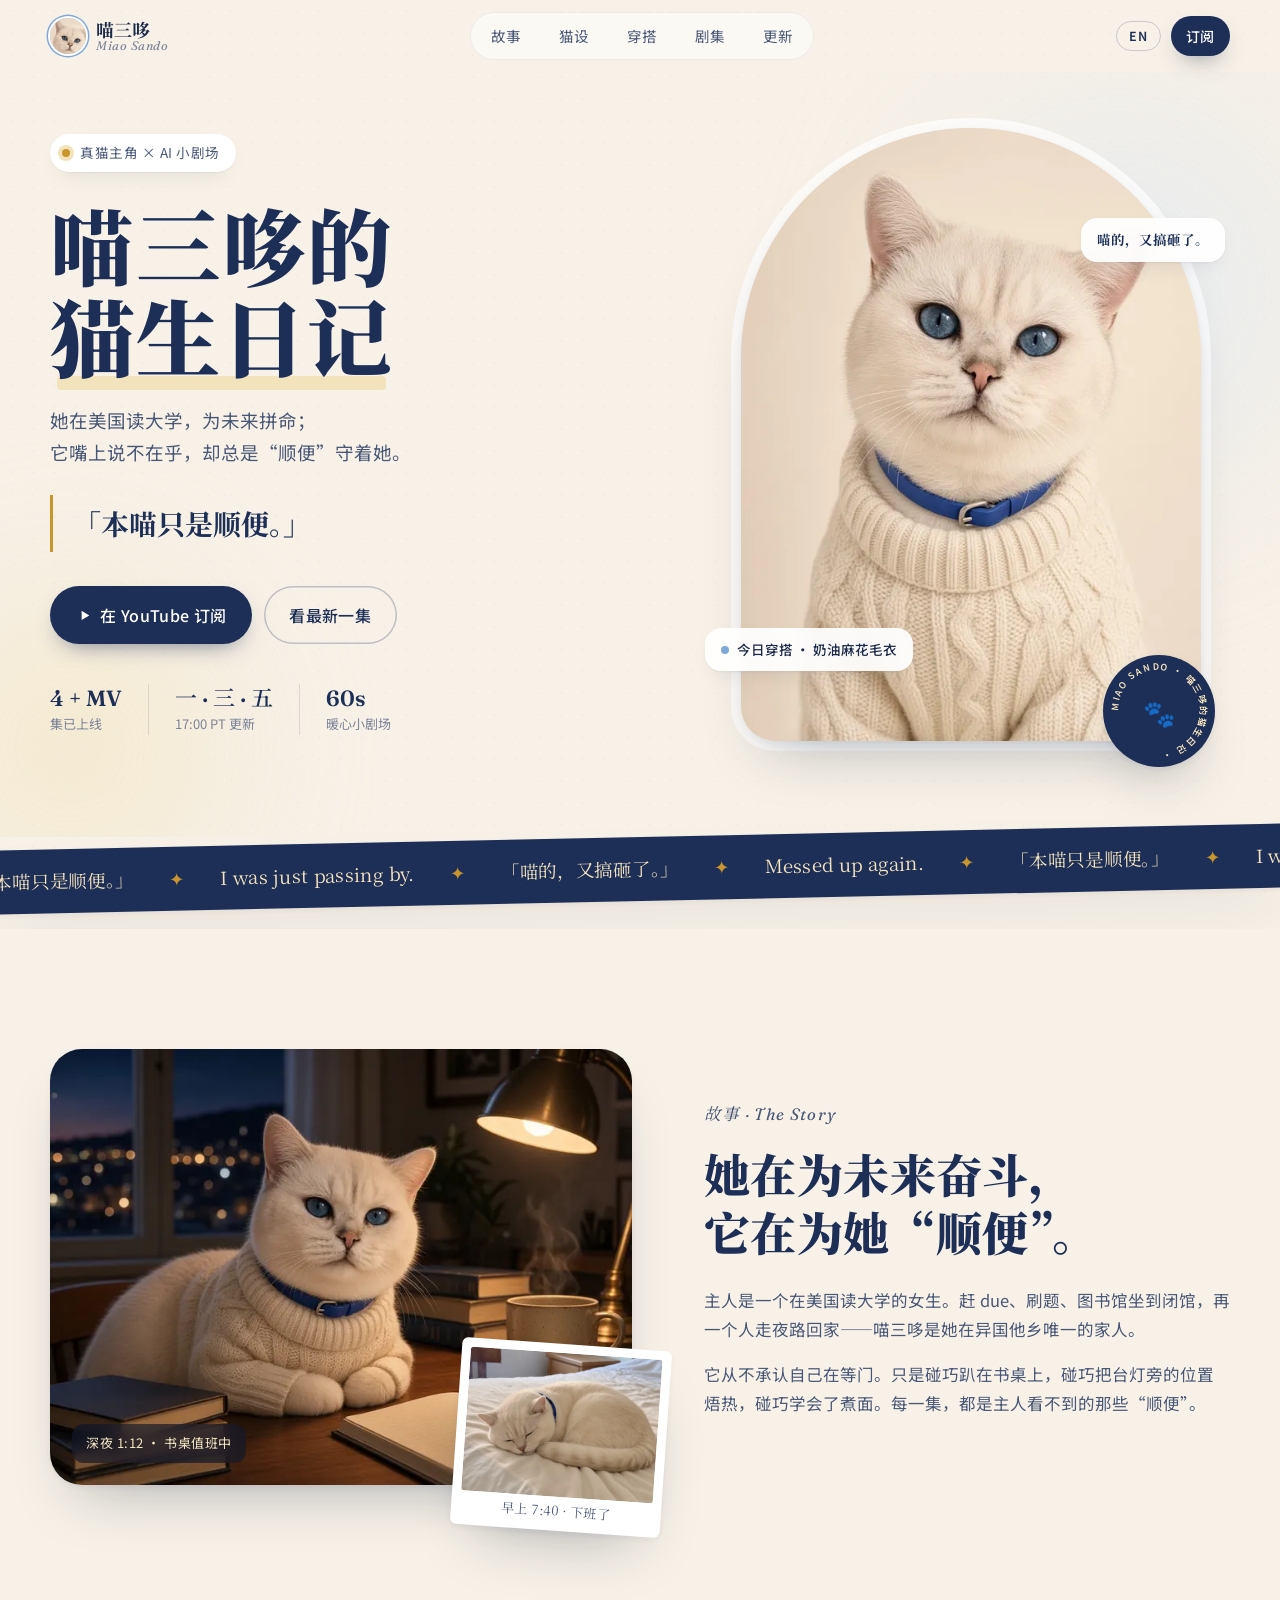
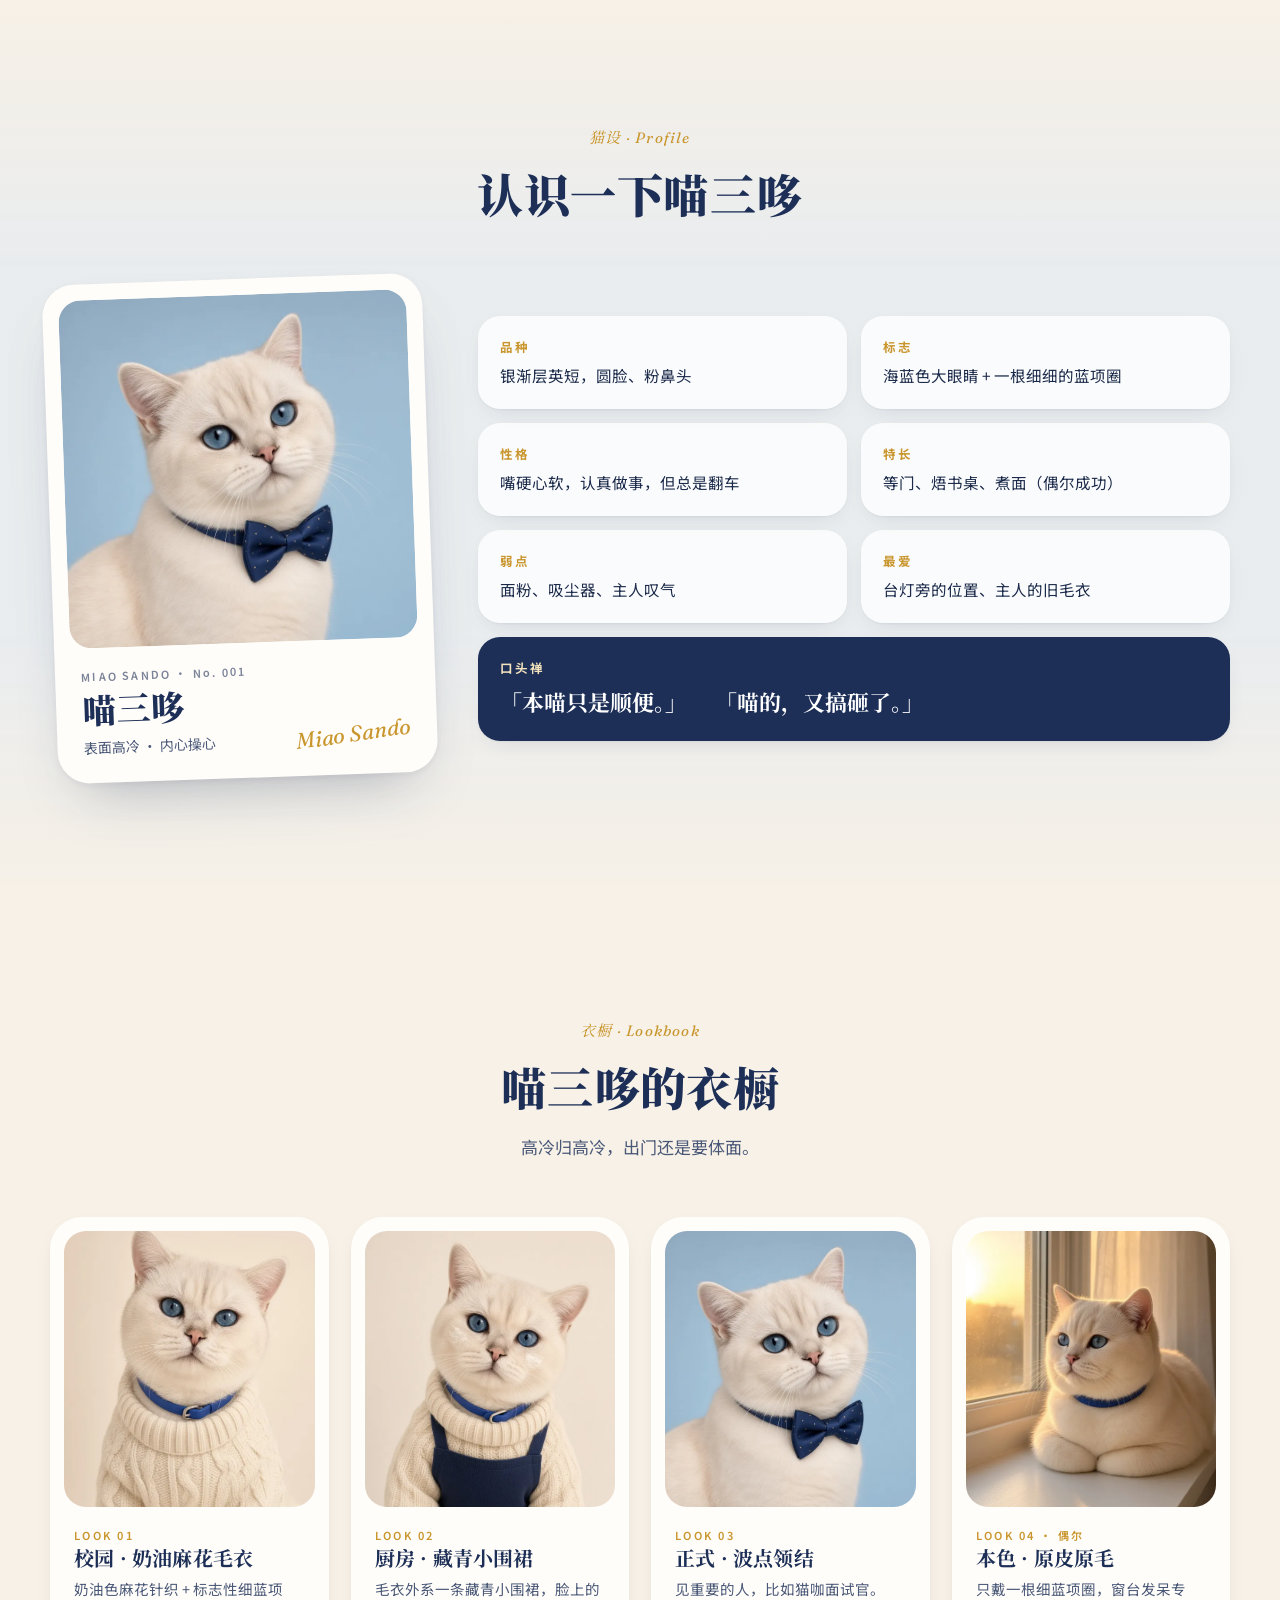
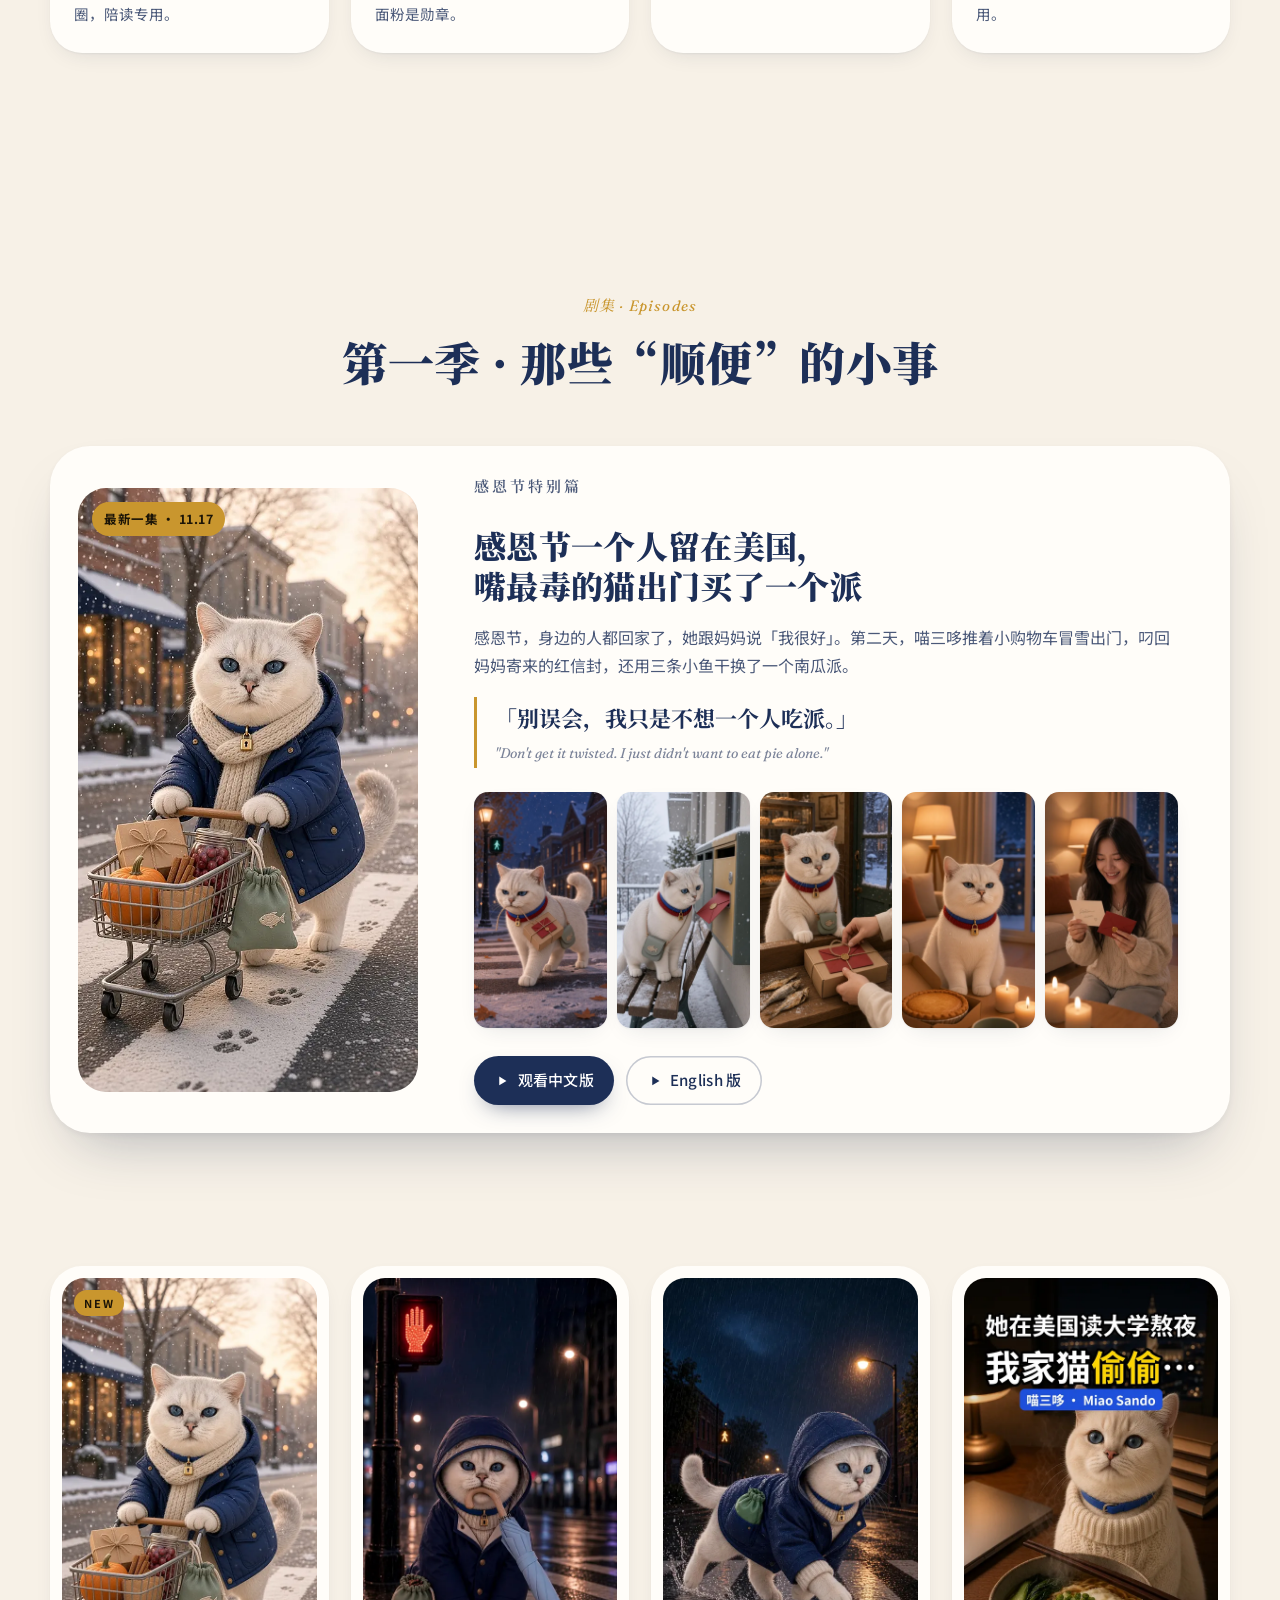
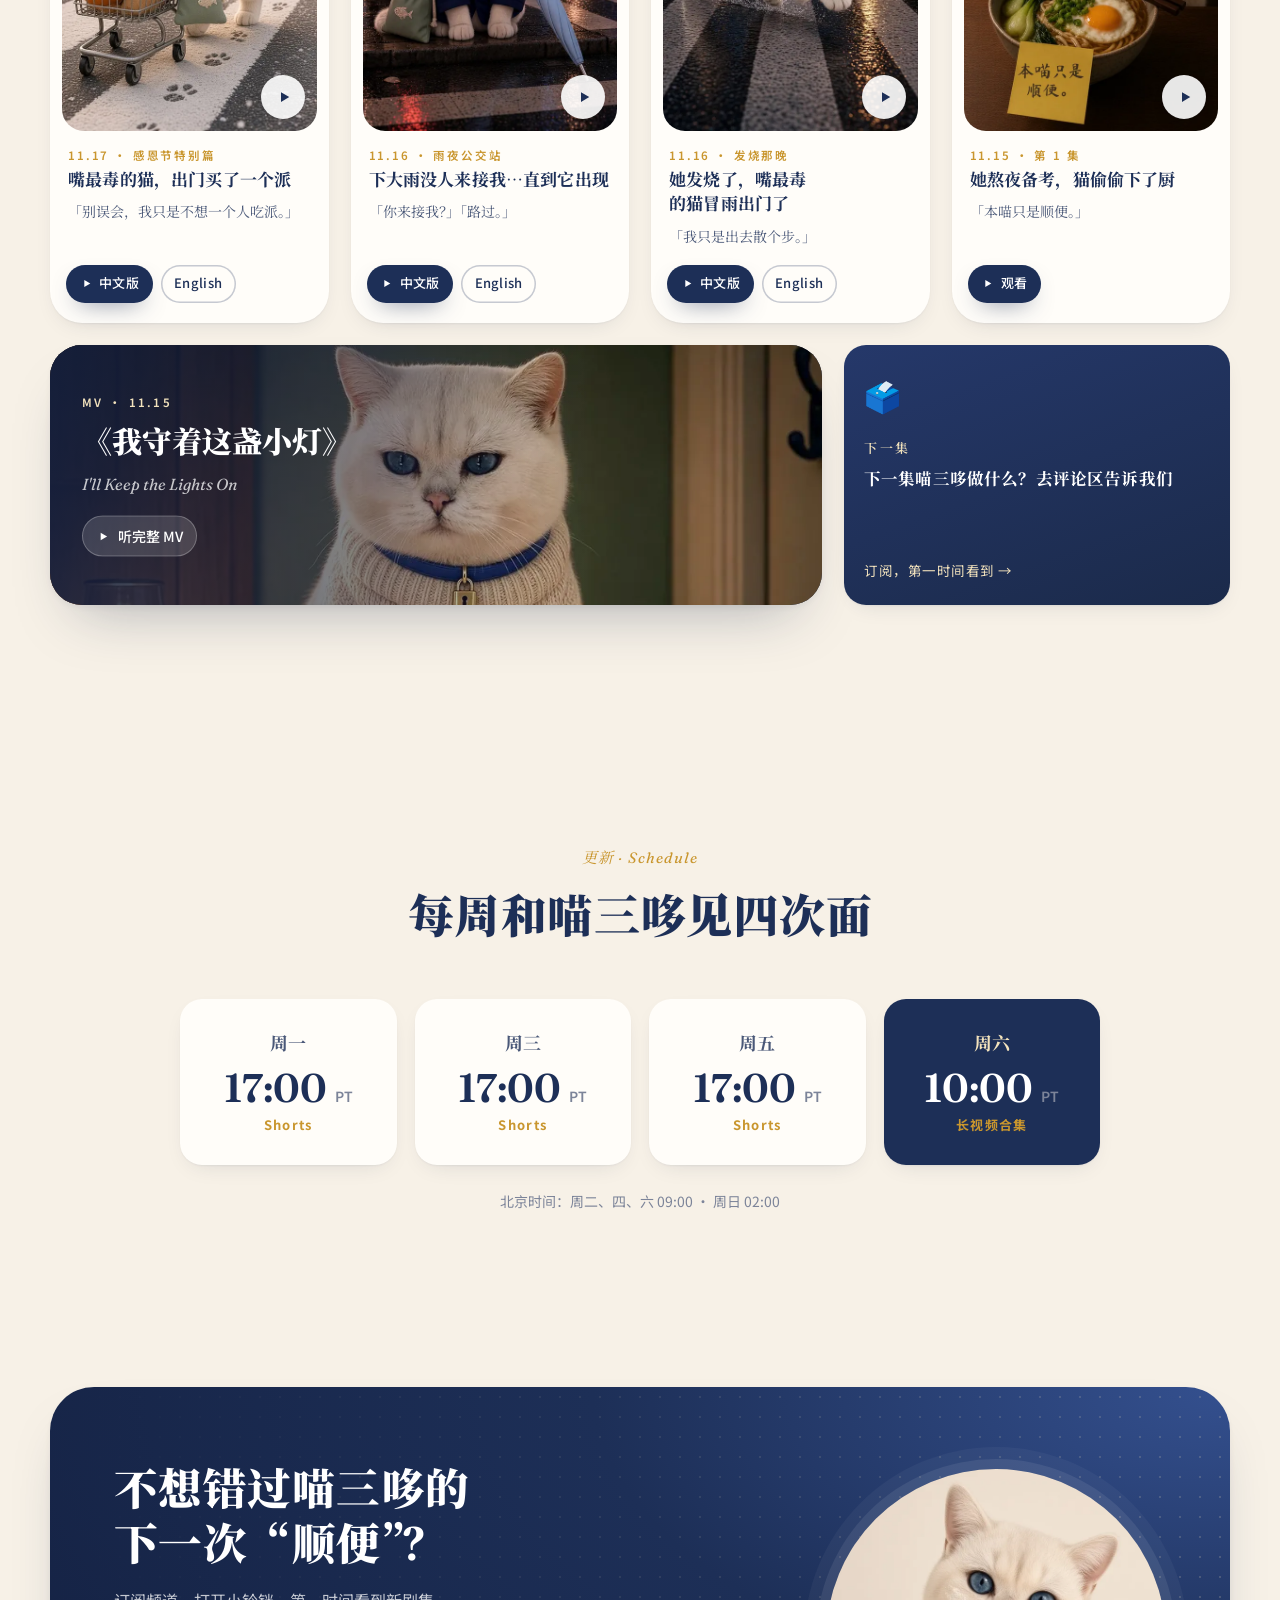
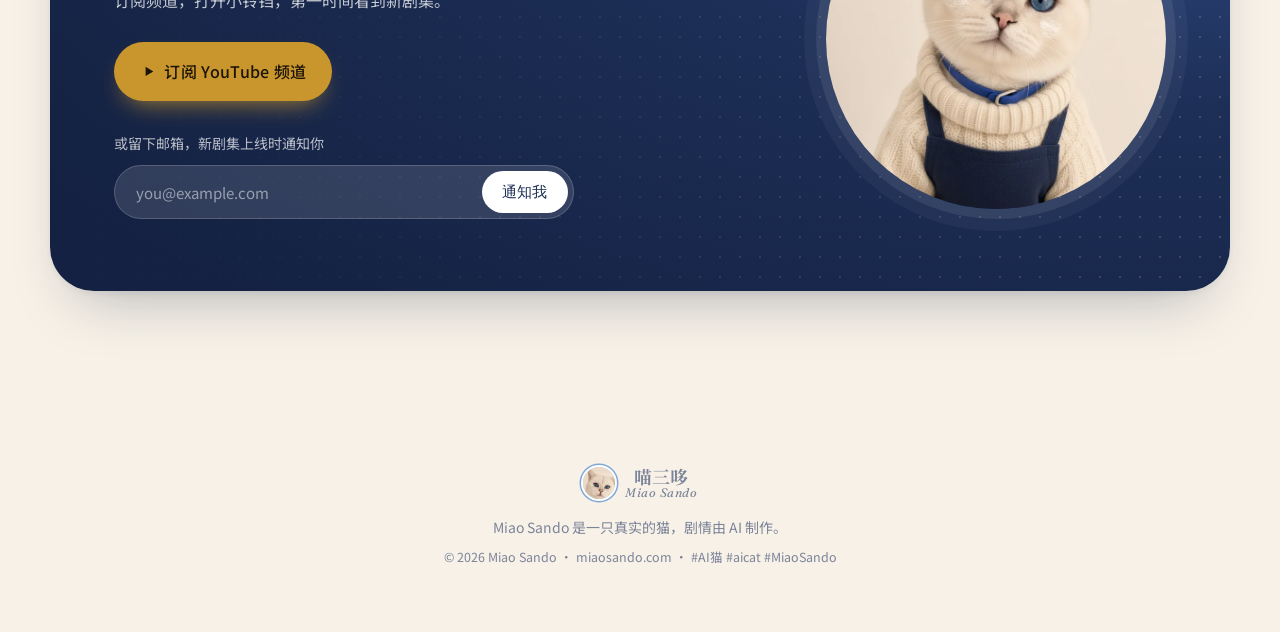
<file: index.html>
<!doctype html>
<html lang="zh-Hans">
<head>
<meta charset="utf-8">
<meta name="viewport" content="width=device-width, initial-scale=1, viewport-fit=cover">
<title>喵三哆的猫生日记 · Miao Sando | 真猫主角 × AI 小剧场</title>
<meta name="description" content="Miao Sando（喵三哆）是一只蓝眼睛的银渐层英短。她的主人在美国读大学、为未来奋斗；喵三哆嘴上高冷，却总是「顺便」照顾她。真猫主角 × AI 小剧场，每周一三五更新。">
<meta name="keywords" content="AI猫, aicat, AI萌宠, Miao Sando, 喵三哆, 银渐层, 英短, 留学生, 美国大学, 大学生活, AI cat, cat shorts">
<link rel="canonical" href="https://miaosando.com/">
<meta name="theme-color" content="#f6efe4">
<link rel="icon" href="favicon.ico" sizes="any">
<link rel="icon" type="image/png" sizes="192x192" href="img/icon-192.png">
<link rel="apple-touch-icon" href="img/apple-touch-icon.png">
<link rel="manifest" href="site.webmanifest">
<meta property="og:type" content="website">
<meta property="og:site_name" content="Miao Sando 喵三哆">
<meta property="og:title" content="喵三哆的猫生日记 · Miao Sando's Secret Life">
<meta property="og:description" content="主人在美国读大学、熬夜奋斗，这只银渐层偷偷做了什么？真猫主角 × AI 小剧场。「本喵只是顺便。」">
<meta property="og:url" content="https://miaosando.com/">
<meta property="og:image" content="https://miaosando.com/img/og.jpg">
<meta property="og:image:width" content="1200">
<meta property="og:image:height" content="630">
<meta property="og:image:alt" content="穿奶油色毛衣的喵三哆">
<meta property="og:locale" content="zh_CN">
<meta property="og:locale:alternate" content="en_US">
<meta name="twitter:card" content="summary_large_image">
<meta name="twitter:title" content="Miao Sando 喵三哆 · Miao Sando's Secret Life">
<meta name="twitter:description" content="A real blue-eyed British Shorthair looking after his student human — AI-made stories. 「本喵只是顺便。」">
<meta name="twitter:image" content="https://miaosando.com/img/og.jpg">
<link rel="preconnect" href="https://fonts.googleapis.com">
<link rel="preconnect" href="https://fonts.gstatic.com" crossorigin>
<link rel="stylesheet" href="https://fonts.googleapis.com/css2?family=Fraunces:ital,opsz,wght@0,9..144,400;0,9..144,600;1,9..144,400&family=Noto+Sans+SC:wght@400;500;700&family=Noto+Serif+SC:wght@600;700;900&display=swap">
<link rel="preload" as="image" href="img/hero-sweater.webp" imagesrcset="img/hero-sweater-sm.webp 560w, img/hero-sweater.webp 900w" imagesizes="(max-width: 860px) 86vw, 460px">
<link rel="stylesheet" href="style.css">
<script>document.documentElement.classList.add("js")</script>
<script type="application/ld+json">{"@context":"https://schema.org","@type":"CreativeWorkSeries","name":"喵三哆的猫生日记 Miao Sando's Secret Life","url":"https://miaosando.com/","image":"https://miaosando.com/img/og.jpg","inLanguage":["zh","en"],"description":"AI cat story Shorts starring Miao Sando, a real blue-eyed British Shorthair who quietly looks after his student human."}</script>
</head>
<body>
<a class="skip" href="#main">跳到内容 / Skip to content</a>
<header class="nav" id="nav">
  <div class="wrap nav-in">
    <a class="brand" href="#top" aria-label="Miao Sando 喵三哆 首页">
      <img src="img/icon-192.png" alt="" width="36" height="36">
      <span class="brand-t"><b>喵三哆</b><i>Miao Sando</i></span>
    </a>
    <nav class="links" aria-label="主导航">
      <a href="#story"><span class="zh">故事</span><span class="en">Story</span></a>
      <a href="#profile"><span class="zh">猫设</span><span class="en">Profile</span></a>
      <a href="#looks"><span class="zh">穿搭</span><span class="en">Looks</span></a>
      <a href="#episodes"><span class="zh">剧集</span><span class="en">Episodes</span></a>
      <a href="#schedule"><span class="zh">更新</span><span class="en">Schedule</span></a>
    </nav>
    <div class="nav-act">
      <button id="lang" class="lang" type="button" aria-label="Switch language / 切换语言">EN</button>
      <a class="btn btn-sm" data-yt href="#"><span class="zh">订阅</span><span class="en">Subscribe</span></a>
    </div>
  </div>
</header>

<main id="main">
<section class="hero" id="top">
  <div class="blob b1" aria-hidden="true"></div><div class="blob b2" aria-hidden="true"></div>
  <div class="wrap hero-in">
    <div class="hero-text">
      <p class="pill"><span class="dot"></span><span class="zh">真猫主角 × AI 小剧场</span><span class="en">A real cat · AI-made stories</span></p>
      <h1><span class="zh">喵三哆的<br><em>猫生日记</em></span><span class="en">Miao Sando's<br><em>Secret Life</em></span></h1>
      <p class="sub"><span class="zh">她在美国读大学，为未来拼命；<br>它嘴上说不在乎，却总是“顺便”守着她。</span><span class="en">She is in college in the US, studying late for her future.<br>Her cat pretends not to care — and quietly takes care of everything.</span></p>
      <blockquote class="catch">
        <p>「本喵只是顺便。」</p>
        <cite class="en">"I was just passing by, meow."</cite>
      </blockquote>
      <div class="cta">
        <a class="btn btn-lg" data-yt href="#"><svg viewBox="0 0 24 24" aria-hidden="true"><path d="M8 5.5v13l11-6.5z"/></svg><span class="zh">在 YouTube 订阅</span><span class="en">Subscribe on YouTube</span></a>
        <a class="btn btn-ghost btn-lg" href="#episodes"><span class="zh">看最新一集</span><span class="en">Watch the latest</span></a>
      </div>
      <ul class="meta">
        <li><b>4 + MV</b><span class="zh">集已上线</span><span class="en">episodes out</span></li>
        <li><b>一 · 三 · 五</b><span class="zh">17:00 PT 更新</span><span class="en">Mon/Wed/Fri 5 PM PT</span></li>
        <li><b>60s</b><span class="zh">暖心小剧场</span><span class="en">feel-good shorts</span></li>
      </ul>
    </div>
    <figure class="hero-art">
      <div class="arch">
        <img src="img/hero-sweater.webp" srcset="img/hero-sweater-sm.webp 560w, img/hero-sweater.webp 900w" sizes="(max-width: 860px) 86vw, 460px" alt="喵三哆：蓝眼睛的银渐层英短，穿着奶油色麻花毛衣，脖子上是标志性的细蓝项圈" width="900" height="1200" fetchpriority="high">
      </div>
      <figcaption class="tag t1"><span class="zh">今日穿搭 · 奶油麻花毛衣</span><span class="en">Today's look · cream cable-knit</span></figcaption>
      <div class="tag t2" aria-hidden="true"><span class="zh">喵的，又搞砸了。</span><span class="en">Ugh, messed up again.</span></div>
      <div class="seal" aria-hidden="true"><svg viewBox="0 0 120 120"><defs><path id="c" d="M60 60m-44 0a44 44 0 1 1 88 0a44 44 0 1 1-88 0"/></defs><text><textPath href="#c">MIAO SANDO · 喵三哆的猫生日记 · </textPath></text></svg><span>🐾</span></div>
    </figure>
  </div>
</section>

<div class="ribbon-wrap" aria-hidden="true"><div class="ribbon"><div class="ribbon-track">
  <span>「本喵只是顺便。」</span><i>✦</i><span>I was just passing by.</span><i>✦</i><span>「喵的，又搞砸了。」</span><i>✦</i><span>Messed up again.</span><i>✦</i><span>「本喵只是顺便。」</span><i>✦</i><span>I was just passing by.</span><i>✦</i><span>「喵的，又搞砸了。」</span><i>✦</i><span>Messed up again.</span><i>✦</i>
</div></div></div>

<section class="story sec" id="story">
  <div class="wrap story-in">
    <figure class="story-img reveal">
      <img src="img/study-night.webp" srcset="img/study-night-sm.webp 700w, img/study-night.webp 1200w" sizes="(max-width: 860px) 92vw, 560px" alt="深夜书桌上，穿奶油色毛衣的喵三哆守在书本和台灯旁" width="1200" height="900" loading="lazy">
      <figcaption><span class="zh">深夜 1:12 · 书桌值班中</span><span class="en">1:12 AM · on desk duty</span></figcaption>
      <figure class="polaroid" aria-hidden="false"><img src="img/natural-sleep.webp" alt="等主人回家时，喵三哆在床上睡着了" width="520" height="390" loading="lazy"><figcaption><span class="zh">早上 7:40 · 下班了</span><span class="en">7:40 AM · off duty</span></figcaption></figure>
    </figure>
    <div class="story-text reveal">
      <p class="eyebrow"><span class="zh">故事 · The Story</span><span class="en">The Story</span></p>
      <h2><span class="zh">她在为未来奋斗，<br>它在为她“顺便”。</span><span class="en">She's chasing her future.<br>Her cat is "just passing by."</span></h2>
      <p class="zh">主人是一个在美国读大学的女生。赶 due、刷题、图书馆坐到闭馆，再一个人走夜路回家——喵三哆是她在异国他乡唯一的家人。</p>
      <p class="zh">它从不承认自己在等门。只是碰巧趴在书桌上，碰巧把台灯旁的位置焐热，碰巧学会了煮面。每一集，都是主人看不到的那些“顺便”。</p>
      <p class="en">Her human is a college student in the US — deadlines, problem sets, the library until closing, then the walk home alone. Far from home, Miao Sando is her only family.</p>
      <p class="en">He'll never admit he's waiting up. He just happens to nap on the desk, happens to keep the lamp-side spot warm, happens to learn how to cook noodles. Every episode is one of those quiet favors her human never sees.</p>
    </div>
  </div>
</section>

<section class="profile sec" id="profile">
  <div class="wrap">
    <header class="sec-head reveal">
      <p class="eyebrow"><span class="zh">猫设 · Profile</span><span class="en">Character Profile</span></p>
      <h2><span class="zh">认识一下喵三哆</span><span class="en">Meet Miao Sando</span></h2>
    </header>
    <div class="profile-in">
      <article class="idcard reveal">
        <div class="id-photo"><img src="img/look-bowtie.webp" alt="戴藏青色领结的喵三哆，侧头看向镜头" width="720" height="720" loading="lazy"></div>
        <div class="id-body">
          <p class="id-k">MIAO SANDO · No. 001</p>
          <h3>喵三哆</h3>
          <p class="id-sub"><span class="zh">表面高冷 · 内心操心</span><span class="en">Aloof outside · caring inside</span></p>
          <div class="id-sign">Miao Sando</div>
        </div>
      </article>
      <dl class="facts reveal">
        <div><dt><span class="zh">品种</span><span class="en">Breed</span></dt><dd><span class="zh">银渐层英短，圆脸、粉鼻头</span><span class="en">Silver British Shorthair, round face, pink nose</span></dd></div>
        <div><dt><span class="zh">标志</span><span class="en">Signature</span></dt><dd><span class="zh">海蓝色大眼睛 + 一根细细的蓝项圈</span><span class="en">Big ocean-blue eyes + a thin blue collar</span></dd></div>
        <div><dt><span class="zh">性格</span><span class="en">Personality</span></dt><dd><span class="zh">嘴硬心软，认真做事，但总是翻车</span><span class="en">Tough talk, soft heart; tries hard, always messes up</span></dd></div>
        <div><dt><span class="zh">特长</span><span class="en">Skills</span></dt><dd><span class="zh">等门、焐书桌、煮面（偶尔成功）</span><span class="en">Waiting up, desk-warming, noodles (sometimes)</span></dd></div>
        <div><dt><span class="zh">弱点</span><span class="en">Weakness</span></dt><dd><span class="zh">面粉、吸尘器、主人叹气</span><span class="en">Flour, vacuums, her human sighing</span></dd></div>
        <div><dt><span class="zh">最爱</span><span class="en">Favorite</span></dt><dd><span class="zh">台灯旁的位置、主人的旧毛衣</span><span class="en">The spot by the lamp, her human's old sweater</span></dd></div>
        <div class="quote-row"><dt><span class="zh">口头禅</span><span class="en">Catchphrases</span></dt><dd><q>本喵只是顺便。</q><q>喵的，又搞砸了。</q></dd></div>
      </dl>
    </div>
  </div>
</section>

<section class="looks sec" id="looks">
  <div class="wrap">
    <header class="sec-head reveal">
      <p class="eyebrow"><span class="zh">衣橱 · Lookbook</span><span class="en">Lookbook</span></p>
      <h2><span class="zh">喵三哆的衣橱</span><span class="en">Miao Sando's Wardrobe</span></h2>
      <p class="lead"><span class="zh">高冷归高冷，出门还是要体面。</span><span class="en">Aloof, yes. Underdressed, never.</span></p>
    </header>
    <div class="look-grid">
      <article class="look reveal"><div class="look-img cream"><img src="img/hero-sweater-sm.webp" alt="奶油色麻花毛衣造型" width="560" height="747" loading="lazy"></div><p class="look-no">LOOK 01</p><h3><span class="zh">校园 · 奶油麻花毛衣</span><span class="en">Campus · Cream Cable-Knit</span></h3><p><span class="zh">奶油色麻花针织 + 标志性细蓝项圈，陪读专用。</span><span class="en">Cream cable-knit plus his signature thin blue collar — study-buddy uniform.</span></p></article>
      <article class="look reveal"><div class="look-img cream"><img src="img/look-chef.webp" alt="毛衣外系着藏青小围裙的喵三哆，脸颊沾着面粉" width="720" height="720" loading="lazy"></div><p class="look-no">LOOK 02</p><h3><span class="zh">厨房 · 藏青小围裙</span><span class="en">Kitchen · Navy Apron</span></h3><p><span class="zh">毛衣外系一条藏青小围裙，脸上的面粉是勋章。</span><span class="en">A navy apron over the sweater. The flour on his cheek is a badge of honor.</span></p></article>
      <article class="look reveal"><div class="look-img blue"><img src="img/look-bowtie.webp" alt="戴藏青色波点领结的喵三哆" width="720" height="720" loading="lazy"></div><p class="look-no">LOOK 03</p><h3><span class="zh">正式 · 波点领结</span><span class="en">Formal · Dotted Bow Tie</span></h3><p><span class="zh">见重要的人，比如猫咖面试官。</span><span class="en">For important meetings — like a cat-café interview.</span></p></article>
      <article class="look reveal"><div class="look-img warm"><img src="img/look-natural.webp" alt="不穿衣服的喵三哆趴在窗台上发呆，只戴着细蓝项圈" width="600" height="800" loading="lazy"></div><p class="look-no">LOOK 04 · <span class="zh">偶尔</span><span class="en">Sometimes</span></p><h3><span class="zh">本色 · 原皮原毛</span><span class="en">Au Naturel · Just Fur</span></h3><p><span class="zh">只戴一根细蓝项圈，窗台发呆专用。</span><span class="en">Nothing but the thin blue collar — for window-sill daydreams.</span></p></article>
    </div>
  </div>
</section>

<section class="episodes sec" id="episodes">
  <div class="wrap">
    <header class="sec-head reveal">
      <p class="eyebrow"><span class="zh">剧集 · Episodes</span><span class="en">Episodes</span></p>
      <h2><span class="zh">第一季 · 那些“顺便”的小事</span><span class="en">Season 1 · Small Favors</span></h2>
    </header>
    <article class="ep-feature reveal">
      <div class="ep-media">
        <video src="img/ep03-hook.mp4" poster="img/ep03-cover.webp" autoplay muted loop playsinline preload="metadata" aria-label="感恩节特别篇开头：喵三哆在雪中推着小购物车"></video>
        <span class="badge new"><span class="zh">最新一集 · 11.17</span><span class="en">New · Nov 17</span></span>
      </div>
      <div class="ep-body">
        <p class="ep-no"><span class="zh">感恩节特别篇</span><span class="en">THANKSGIVING SPECIAL</span></p>
        <h3><span class="zh">感恩节一个人留在美国，<br>嘴最毒的猫出门买了一个派</span><span class="en">Alone abroad on Thanksgiving.<br>My grumpy cat went out and bought a pie.</span></h3>
        <p><span class="zh">感恩节，身边的人都回家了，她跟妈妈说「我很好」。第二天，喵三哆推着小购物车冒雪出门，叼回妈妈寄来的红信封，还用三条小鱼干换了一个南瓜派。</span><span class="en">Everyone went home for Thanksgiving. She told Mom "I'm fine." The next day, Miao Sando pushed a tiny cart through the snow, picked up Mom's red envelope, and traded three fish snacks for a pumpkin pie.</span></p>
        <blockquote class="ep-quote"><p>「别误会，我只是不想一个人吃派。」</p><cite>"Don't get it twisted. I just didn't want to eat pie alone."</cite></blockquote>
        <div class="frames">
          <a href="img/ep03-1.webp"><img src="img/ep03-1.webp" alt="雪中斑马线，喵三哆叼着派盒走过" width="540" height="960" decoding="async" loading="lazy"></a>
          <a href="img/ep03-2.webp"><img src="img/ep03-2.webp" alt="雪天门廊，叼出信箱里妈妈的红信封" width="540" height="960" decoding="async" loading="lazy"></a>
          <a href="img/ep03-3.webp"><img src="img/ep03-3.webp" alt="面包店柜台，用三条小鱼干换南瓜派" width="540" height="960" decoding="async" loading="lazy"></a>
          <a href="img/ep03-4.webp"><img src="img/ep03-4.webp" alt="烛光南瓜派前，喵三哆面无表情" width="540" height="960" decoding="async" loading="lazy"></a>
          <a href="img/ep03-5.webp"><img src="img/ep03-5.webp" alt="她读着妈妈的卡片，又哭又笑" width="540" height="960" decoding="async" loading="lazy"></a>
        </div>
        <div class="ep-actions"><a class="btn b-cn" href="https://youtube.com/shorts/P6jfent4rhA" target="_blank" rel="noopener"><svg viewBox="0 0 24 24" aria-hidden="true"><path d="M8 5.5v13l11-6.5z"/></svg><span class="zh">观看中文版</span><span class="en">Watch (中文)</span></a><a class="btn btn-ghost b-en" href="https://youtube.com/shorts/i00POH6vA_A" target="_blank" rel="noopener"><svg viewBox="0 0 24 24" aria-hidden="true"><path d="M8 5.5v13l11-6.5z"/></svg><span class="zh">English 版</span><span class="en">Watch in English</span></a></div>
      </div>
    </article>

    <div class="ep-list-head reveal">
      <h3><span class="zh">全部剧集</span><span class="en">All Episodes</span></h3>
      <p><span class="zh">一个人在国外，也有人在等你。</span><span class="en">Even far from home, someone's waiting for you.</span></p>
    </div>
    <div class="ep-list">
      <article class="ep-item reveal">
        <a class="ep-cover" href="https://youtube.com/shorts/P6jfent4rhA" target="_blank" rel="noopener" aria-label="感恩节特别篇封面：喵三哆在雪中推小购物车"><img src="img/ep03-cover.webp" alt="感恩节特别篇封面：喵三哆在雪中推小购物车" width="540" height="960" loading="lazy"><span class="ep-new">NEW</span><span class="ep-play" aria-hidden="true"><svg viewBox="0 0 24 24" aria-hidden="true"><path d="M8 5.5v13l11-6.5z"/></svg></span></a>
        <p class="ep-meta">11.17 · <span class="zh">感恩节特别篇</span><span class="en">Thanksgiving Special</span></p>
        <h3><span class="zh">嘴最毒的猫，出门买了一个派</span><span class="en">My grumpy cat went out and bought a pie</span></h3>
        <p class="ep-line"><span class="zh">「别误会，我只是不想一个人吃派。」</span><span class="en">"I just didn't want to eat pie alone."</span></p>
        <div class="ep-btns"><a class="btn btn-sm b-cn" href="https://youtube.com/shorts/P6jfent4rhA" target="_blank" rel="noopener"><svg viewBox="0 0 24 24" aria-hidden="true"><path d="M8 5.5v13l11-6.5z"/></svg>中文版</a><a class="btn btn-sm btn-ghost b-en" href="https://youtube.com/shorts/i00POH6vA_A" target="_blank" rel="noopener">English</a></div>
      </article>
      <article class="ep-item reveal">
        <a class="ep-cover" href="https://youtube.com/shorts/J908EHJlPfE" target="_blank" rel="noopener" aria-label="雨夜公交站，喵三哆叼着伞来接她"><img src="img/ep02b-cover.webp" alt="雨夜公交站，喵三哆叼着伞来接她" width="540" height="960" loading="lazy"><span class="ep-play" aria-hidden="true"><svg viewBox="0 0 24 24" aria-hidden="true"><path d="M8 5.5v13l11-6.5z"/></svg></span></a>
        <p class="ep-meta">11.16 · <span class="zh">雨夜公交站</span><span class="en">The Rainy Bus Stop</span></p>
        <h3><span class="zh">下大雨没人来接我…直到它出现</span><span class="en">Stuck in the rain. Then he showed up.</span></h3>
        <p class="ep-line"><span class="zh">「你来接我？」「路过。」</span><span class="en">"You came for me?" "Just passing by."</span></p>
        <div class="ep-btns"><a class="btn btn-sm b-cn" href="https://youtube.com/shorts/J908EHJlPfE" target="_blank" rel="noopener"><svg viewBox="0 0 24 24" aria-hidden="true"><path d="M8 5.5v13l11-6.5z"/></svg>中文版</a><a class="btn btn-sm btn-ghost b-en" href="https://youtube.com/shorts/TD8YZrVkZ5M" target="_blank" rel="noopener">English</a></div>
      </article>
      <article class="ep-item reveal">
        <a class="ep-cover" href="https://youtube.com/shorts/DBBnDkyaDeQ" target="_blank" rel="noopener" aria-label="雨夜斑马线，喵三哆冒雨出门"><img src="img/fever-cover.webp" alt="雨夜斑马线，喵三哆冒雨出门" width="540" height="960" loading="lazy"><span class="ep-play" aria-hidden="true"><svg viewBox="0 0 24 24" aria-hidden="true"><path d="M8 5.5v13l11-6.5z"/></svg></span></a>
        <p class="ep-meta">11.16 · <span class="zh">发烧那晚</span><span class="en">The Fever Night</span></p>
        <h3><span class="zh">她发烧了，嘴最毒的猫冒雨出门了</span><span class="en">She had a fever. He went out in the rain.</span></h3>
        <p class="ep-line"><span class="zh">「我只是出去散个步。」</span><span class="en">"I just went for a walk."</span></p>
        <div class="ep-btns"><a class="btn btn-sm b-cn" href="https://youtube.com/shorts/DBBnDkyaDeQ" target="_blank" rel="noopener"><svg viewBox="0 0 24 24" aria-hidden="true"><path d="M8 5.5v13l11-6.5z"/></svg>中文版</a><a class="btn btn-sm btn-ghost b-en" href="https://youtube.com/shorts/2wTcxsVAVI4" target="_blank" rel="noopener">English</a></div>
      </article>
      <article class="ep-item reveal">
        <a class="ep-cover" href="https://youtube.com/shorts/bcD8x-IYW14" target="_blank" rel="noopener" aria-label="系着围裙的喵三哆在厨房"><img src="img/ep01-poster.webp" alt="系着围裙的喵三哆在厨房" width="540" height="960" loading="lazy"><span class="ep-play" aria-hidden="true"><svg viewBox="0 0 24 24" aria-hidden="true"><path d="M8 5.5v13l11-6.5z"/></svg></span></a>
        <p class="ep-meta">11.15 · <span class="zh">第 1 集</span><span class="en">Episode 1</span></p>
        <h3><span class="zh">她熬夜备考，猫偷偷下了厨</span><span class="en">She pulled an all-nighter, so he cooked</span></h3>
        <p class="ep-line"><span class="zh">「本喵只是顺便。」</span><span class="en">"I was cooking anyway."</span></p>
        <div class="ep-btns"><a class="btn btn-sm" href="https://youtube.com/shorts/bcD8x-IYW14" target="_blank" rel="noopener"><svg viewBox="0 0 24 24" aria-hidden="true"><path d="M8 5.5v13l11-6.5z"/></svg><span class="zh">观看</span><span class="en">Watch</span></a></div>
      </article>
    </div>

    <div class="ep-extra">
      <a class="mv-card reveal" href="https://youtu.be/vdW-zUIJ1Z4" target="_blank" rel="noopener">
        <img src="img/mv-cover.webp" alt="MV《我守着这盏小灯》封面：穿毛衣的喵三哆和一盏小灯" width="960" height="315" loading="lazy">
        <span class="mv-txt"><span class="mv-k">MV · 11.15</span><b>《我守着这盏小灯》</b><i>I'll Keep the Lights On</i><span class="mv-go"><svg viewBox="0 0 24 24" aria-hidden="true"><path d="M8 5.5v13l11-6.5z"/></svg><span class="zh">听完整 MV</span><span class="en">Watch the MV</span></span></span>
      </a>
      <article class="ep-card c5 reveal"><span class="ep-ico" aria-hidden="true">🗳️</span><p class="ep-no"><span class="zh">下一集</span><span class="en">NEXT</span></p><h3><span class="zh">下一集喵三哆做什么？去评论区告诉我们</span><span class="en">What should Miao Sando do next? Tell us in the comments</span></h3><a class="soon" data-yt href="https://www.youtube.com/@MiaoSando?sub_confirmation=1"><span class="zh">订阅，第一时间看到 →</span><span class="en">Subscribe for the next one →</span></a></article>
    </div>
  </div>
</section>

<section class="schedule sec" id="schedule">
  <div class="wrap">
    <header class="sec-head reveal">
      <p class="eyebrow"><span class="zh">更新 · Schedule</span><span class="en">Schedule</span></p>
      <h2><span class="zh">每周和喵三哆见四次面</span><span class="en">Four visits a week</span></h2>
    </header>
    <div class="sched-grid">
      <div class="sched reveal"><p class="day"><span class="zh">周一</span><span class="en">MON</span></p><p class="time">17:00 <small>PT</small></p><p class="kind">Shorts</p></div>
      <div class="sched reveal"><p class="day"><span class="zh">周三</span><span class="en">WED</span></p><p class="time">17:00 <small>PT</small></p><p class="kind">Shorts</p></div>
      <div class="sched reveal"><p class="day"><span class="zh">周五</span><span class="en">FRI</span></p><p class="time">17:00 <small>PT</small></p><p class="kind">Shorts</p></div>
      <div class="sched hl reveal"><p class="day"><span class="zh">周六</span><span class="en">SAT</span></p><p class="time">10:00 <small>PT</small></p><p class="kind"><span class="zh">长视频合集</span><span class="en">Long-form</span></p></div>
    </div>
    <p class="note"><span class="zh">北京时间：周二、四、六 09:00 · 周日 02:00</span><span class="en">Beijing time: Tue/Thu/Sat 09:00 · Sun 02:00</span></p>
  </div>
</section>

<section class="join sec" id="join">
  <div class="wrap">
    <div class="join-card reveal">
      <div class="join-text">
        <h2><span class="zh">不想错过喵三哆的<br>下一次“顺便”？</span><span class="en">Don't miss his<br>next "small favor"</span></h2>
        <p><span class="zh">订阅频道，打开小铃铛，第一时间看到新剧集。</span><span class="en">Subscribe and tap the bell to catch every new episode.</span></p>
        <a class="btn btn-lg btn-gold" data-yt href="#"><svg viewBox="0 0 24 24" aria-hidden="true"><path d="M8 5.5v13l11-6.5z"/></svg><span class="zh">订阅 YouTube 频道</span><span class="en">Subscribe on YouTube</span></a>
        <form id="signup" class="signup">
          <label for="em"><span class="zh">或留下邮箱，新剧集上线时通知你</span><span class="en">Or leave your email for new-episode alerts</span></label>
          <div class="field"><input id="em" type="email" required placeholder="you@example.com" autocomplete="email"><button class="btn btn-light" type="submit"><span class="zh">通知我</span><span class="en">Notify me</span></button></div>
          <p id="signup-msg" role="status" hidden><span class="zh">邮件订阅即将开放，先去 YouTube 订阅吧 💙</span><span class="en">Email alerts coming soon — subscribe on YouTube for now 💙</span></p>
        </form>
      </div>
      <img class="join-cat" src="img/look-chef.webp" alt="" width="720" height="720" loading="lazy">
    </div>
  </div>
</section>
</main>

<footer class="foot">
  <div class="wrap foot-in">
    <div class="brand"><img src="img/icon-192.png" alt="" width="32" height="32" loading="lazy"><span class="brand-t"><b>喵三哆</b><i>Miao Sando</i></span></div>
    <p><span class="zh">Miao Sando 是一只真实的猫，剧情由 AI 制作。</span><span class="en">Miao Sando is a real cat. The stories are made with AI.</span></p>
    <p class="small">© <span id="yr">2026</span> Miao Sando · miaosando.com · #AI猫 #aicat #MiaoSando</p>
  </div>
</footer>

<dialog id="lb" aria-label="Image preview"><img alt=""></dialog>
<script src="config.js"></script>
<script src="app.js" defer></script>
</body>
</html>
</file>
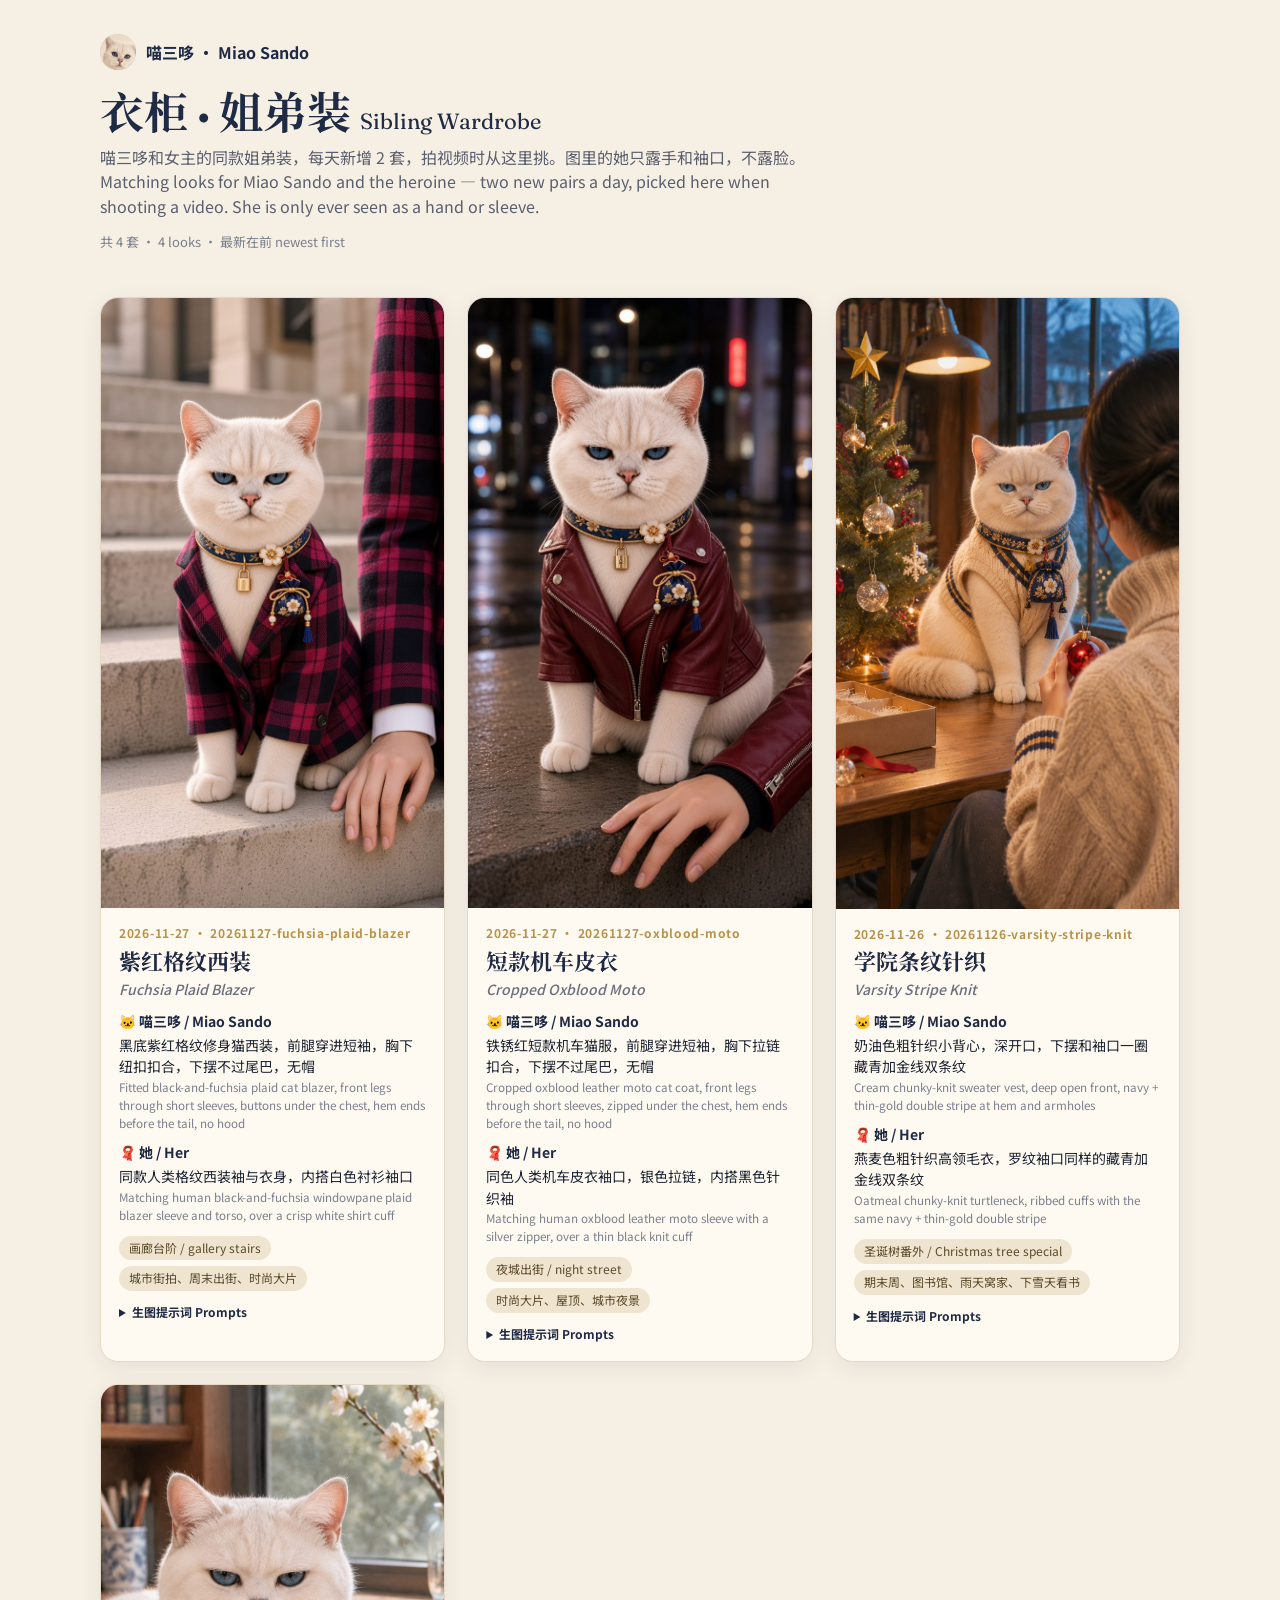
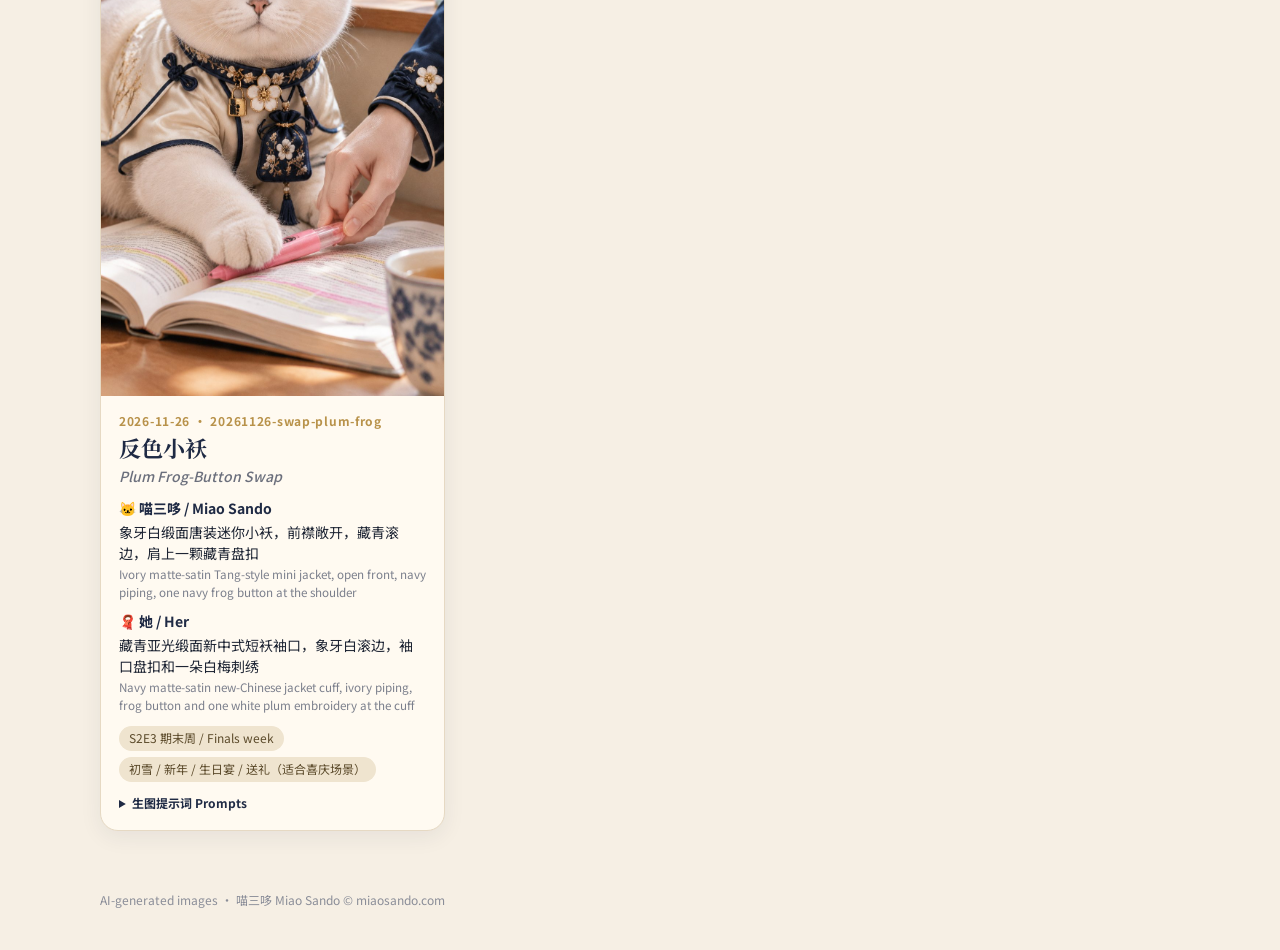
<file: wardrobe/index.html>
<!doctype html>
<html lang="zh-Hans">
<head>
<meta charset="utf-8">
<meta name="viewport" content="width=device-width, initial-scale=1, viewport-fit=cover">
<meta name="robots" content="noindex">
<title>衣柜 Wardrobe · 姐弟装 | 喵三哆 Miao Sando</title>
<meta name="description" content="Matching-outfit looks for Miao Sando and the heroine. A new pair every day.">
<link rel="icon" href="/favicon.ico" sizes="any">
<link rel="apple-touch-icon" href="/img/apple-touch-icon.png">
<meta name="theme-color" content="#f6efe4">
<link rel="stylesheet" href="https://fonts.googleapis.com/css2?family=Fraunces:ital,opsz,wght@0,9..144,600;1,9..144,400&family=Noto+Sans+SC:wght@400;500;700&family=Noto+Serif+SC:wght@600;700&display=swap">
<style>
:root{--cream:#f6efe4;--ink:#1d2433;--navy:#1f2a44;--gold:#b8924a;--card:#fffaf1;--line:#e6d9c3}
*{box-sizing:border-box}html{-webkit-text-size-adjust:100%}
body{margin:0;background:var(--cream);color:var(--ink);font-family:"Noto Sans SC","PingFang SC","Helvetica Neue",Arial,sans-serif;line-height:1.55}
.wrap{max-width:1120px;margin:0 auto;padding:0 20px}
header.top{padding:34px 0 10px}
.brand{display:flex;align-items:center;gap:10px;color:var(--navy);text-decoration:none;font-weight:700}
.brand img{border-radius:10px}
h1{font-family:"Fraunces","Noto Serif SC",serif;font-size:clamp(28px,5vw,44px);margin:18px 0 6px;color:var(--navy);line-height:1.15}
.sub{margin:0 0 6px;color:#5a5f6e;max-width:46em}
.meta{font-size:13px;color:#7b7f8c}
.grid{display:grid;grid-template-columns:repeat(auto-fill,minmax(270px,1fr));gap:22px;padding:22px 0 60px}
.card{background:var(--card);border:1px solid var(--line);border-radius:18px;overflow:hidden;box-shadow:0 6px 22px rgba(31,42,68,.07);display:flex;flex-direction:column}
.ph{display:block;background:#e9dfcd;aspect-ratio:9/16;width:100%;overflow:hidden}
.ph img{width:100%;height:100%;object-fit:cover;display:block;opacity:0;transition:opacity .3s}
.ph img.on{opacity:1}
.body{padding:16px 18px 18px}
.date{font-size:12px;letter-spacing:.06em;color:var(--gold);font-weight:700}
.card h2{font-family:"Fraunces","Noto Serif SC",serif;margin:2px 0 0;font-size:22px;color:var(--navy)}
.card h3{margin:0 0 10px;font-size:14px;font-weight:500;color:#6b6f7c;font-style:italic}
dl{margin:0;font-size:14px}dt{font-weight:700;color:var(--navy);margin-top:10px}dd{margin:2px 0 0}
dd small{display:block;color:#7b7f8c}
.tags{display:flex;flex-wrap:wrap;gap:6px;margin-top:12px}
.tags span{font-size:12px;background:#efe4cf;border-radius:99px;padding:3px 10px;color:#5b4a2a}
details{margin-top:12px;font-size:12px}summary{cursor:pointer;color:var(--navy);font-weight:700}
pre{white-space:pre-wrap;word-break:break-word;background:#f3ead9;border-radius:10px;padding:10px;margin:6px 0;font-size:11.5px;max-height:220px;overflow:auto}
button.cp{font:inherit;font-size:12px;border:1px solid var(--navy);color:var(--navy);background:transparent;border-radius:99px;padding:3px 12px;cursor:pointer}
footer{padding:0 0 40px;font-size:12px;color:#8a8d98}
</style>
</head>
<body>
<div class="wrap">
<header class="top">
<a class="brand" href="/"><img src="/img/icon-192.png" alt="" width="36" height="36"><span>喵三哆 · Miao Sando</span></a>
<h1>衣柜 · 姐弟装 <small style="font-size:.5em;font-weight:400">Sibling Wardrobe</small></h1>
<p class="sub">喵三哆和女主的同款姐弟装，每天新增 2 套，拍视频时从这里挑。图里的她只露手和袖口，不露脸。<br>Matching looks for Miao Sando and the heroine — two new pairs a day, picked here when shooting a video. She is only ever seen as a hand or sleeve.</p>
<p class="meta">共 4 套 · 4 looks · 最新在前 newest first</p>
</header>
<main class="grid">
<article class="card" id="20261127-fuchsia-plaid-blazer">
<div class="ph"><img data-src="img/20261127-fuchsia-plaid-blazer.jpg.b64.txt" alt="Miao Sando the cat and the heroine in matching outfits: Fuchsia Plaid Blazer" width="720" height="1280"></div>
<div class="body">
<div class="date">2026-11-27 · 20261127-fuchsia-plaid-blazer</div>
<h2>紫红格纹西装</h2><h3>Fuchsia Plaid Blazer</h3>
<dl><dt>🐱 喵三哆 / Miao Sando</dt><dd>黑底紫红格纹修身猫西装，前腿穿进短袖，胸下纽扣扣合，下摆不过尾巴，无帽<small>Fitted black-and-fuchsia plaid cat blazer, front legs through short sleeves, buttons under the chest, hem ends before the tail, no hood</small></dd>
<dt>🧣 她 / Her</dt><dd>同款人类格纹西装袖与衣身，内搭白色衬衫袖口<small>Matching human black-and-fuchsia windowpane plaid blazer sleeve and torso, over a crisp white shirt cuff</small></dd></dl>
<div class="tags"><span>画廊台阶 / gallery stairs</span><span>城市街拍、周末出街、时尚大片</span></div>
<details><summary>生图提示词 Prompts</summary><p style="margin:8px 0 0"><b>猫 Cat prompt</b> <button class="cp" data-t="20261127-fuchsia-plaid-blazer-prompt_cat">复制 Copy</button></p><pre id="20261127-fuchsia-plaid-blazer-prompt_cat">Fashion editorial photograph, vertical 9:16 portrait, cinematic film-grain, Kodak Portra 400, downtown street-style shoot on a pale stone gallery staircase in hard fashionable daylight, not a cozy home. A cream-silver British Shorthair tomcat named Miao Sando sits upright on a pale stone step. Round face, dense plush short fur, pink nose, a clean pure cream-white forehead and face with NO tabby stripes or markings at all, forehead completely smooth cream-white (match the attached master reference exactly), BLUE eyes (not amber, not yellow, not green), deadpan expression, no smile, no grin, no tongue out. Ears fully visible and uncovered. NO hat, NO hood, NO cap, nothing on the head. He is wearing a real tailored CAT GARMENT, designer pet couture made for a cat body, NOT a human blazer draped, laid, hung, or wrapped loosely over his back. The garment is a snug fitted wool cat blazer in bold black-and-fuchsia windowpane plaid that hugs his torso. Construction (must all be clearly visible): both FRONT LEGS go THROUGH short plaid sleeves / armholes (the sleeves are short tubes around the upper front legs only; the paws and lower legs come fully out and rest naturally on the stone as normal cat paws). The blazer fastens snugly under the chest / along the belly with one or two small dark buttons, so the plaid wool wraps the ribcage like real pet fashion, not an unbuttoned human blazer hanging off the shoulders with empty hanging sleeves. The hem is short and ends on the mid-back BEFORE the tail; hind legs and tail are completely free and uncovered. The neckline is a small cat-sized opening with tiny notched lapels that sit below the neck so his signature accessories stay fully visible. The wool looks like fashionable designer cat tailoring, structured but snug, not cute cartoon pet clothes, not a onesie, not fleece. The blazer has absolutely NO hood, no attached hood, no rolled hood, no cowl. He wears his signature navy silk-brocade collar with gold-thread floral embroidery, a small gold padlock pendant, a white plum-blossom charm at the center, and a small navy silk-brocade pouch with white plum embroidery, gold drawstring and tassel hanging clearly at the chest, fully visible in front of the blazer neckline. Legs and tail free. The cat has exactly four legs, all four paws resting naturally on the stone step, no raised paw, no extra limbs, paws are normal cat paws (not gripping like human hands, front paws are not anthropomorphic hands in long sleeves).</pre><p style="margin:8px 0 0"><b>她 Her prompt</b> <button class="cp" data-t="20261127-fuchsia-plaid-blazer-prompt_her">复制 Copy</button></p><pre id="20261127-fuchsia-plaid-blazer-prompt_her">Only part of a young woman is visible at the lower right: her hand, wrist and sleeve — no face, no head, no hair, nothing above the forearm in frame, no second person, no face even blurred in the background. Modest, fully covered. No readable text or logos anywhere. Her visible sleeve is a matching human-sized oversized black-and-fuchsia windowpane plaid wool blazer sleeve over a crisp white shirt cuff. CRITICAL for the hand: the hand is slightly turned so ALL FIVE DIGITS are easy to count — four fingers plus the thumb clearly visible as a separate fifth digit along the side of the hand, each with a short natural nail, anatomically correct, natural and undistorted, no missing thumb, no extra finger. The hand rests gently on the stone step beside the cat. Editorial fashion-shoot lighting, film grain, no text, no logo, no watermark. Use the attached image as the exact face reference for the cat.</pre></details>
</div></article>
<article class="card" id="20261127-oxblood-moto">
<div class="ph"><img data-src="img/20261127-oxblood-moto.jpg.b64.txt" alt="Miao Sando the cat and the heroine in matching outfits: Cropped Oxblood Moto" width="720" height="1280"></div>
<div class="body">
<div class="date">2026-11-27 · 20261127-oxblood-moto</div>
<h2>短款机车皮衣</h2><h3>Cropped Oxblood Moto</h3>
<dl><dt>🐱 喵三哆 / Miao Sando</dt><dd>铁锈红短款机车猫服，前腿穿进短袖，胸下拉链扣合，下摆不过尾巴，无帽<small>Cropped oxblood leather moto cat coat, front legs through short sleeves, zipped under the chest, hem ends before the tail, no hood</small></dd>
<dt>🧣 她 / Her</dt><dd>同色人类机车皮衣袖口，银色拉链，内搭黑色针织袖<small>Matching human oxblood leather moto sleeve with a silver zipper, over a thin black knit cuff</small></dd></dl>
<div class="tags"><span>夜城出街 / night street</span><span>时尚大片、屋顶、城市夜景</span></div>
<details><summary>生图提示词 Prompts</summary><p style="margin:8px 0 0"><b>猫 Cat prompt</b> <button class="cp" data-t="20261127-oxblood-moto-prompt_cat">复制 Copy</button></p><pre id="20261127-oxblood-moto-prompt_cat">Fashion editorial photograph, vertical 9:16 portrait, cinematic film-grain, Kodak Portra 400, nighttime city street-style shoot on a wet concrete ledge with soft neon bokeh, not a cozy cafe. A cream-silver British Shorthair tomcat named Miao Sando sits upright. Round face, dense plush short fur, pink nose, a clean pure cream-white forehead and face with NO tabby stripes or markings at all, forehead completely smooth cream-white (match the attached master reference exactly), BLUE eyes (not amber, not yellow, not green), deadpan expression, no smile, no grin, no tongue out. Ears fully visible and uncovered. NO hat, NO hood, NO cap, nothing on the head. He is wearing a real tailored CAT GARMENT, designer pet couture made for a cat body, NOT a human jacket draped, laid, hung, or wrapped loosely over his back. The garment is a snug fitted cropped oxblood deep cherry-red leather moto cat coat that hugs his torso. Construction (must all be clearly visible): both FRONT LEGS go THROUGH short leather sleeves / leg holes (the sleeves are short tubes around the upper front legs only; the paws and lower legs come fully out and rest naturally on the concrete as normal cat paws). The coat fastens snugly under the chest / along the belly with small silver snaps or a short silver zipper, so the leather wraps the ribcage like real pet fashion, not an open human jacket hanging off the shoulders. The hem is short and ends on the mid-back BEFORE the tail; hind legs and tail are completely free and uncovered. The neckline is a cat-sized opening that sits below the neck so his signature accessories stay fully visible. The leather has silver zippers and moto quilting details, fashionable and editorial, not cute cartoon pet clothes, not a onesie, not fleece. The jacket has absolutely NO hood, no attached hood, no rolled hood. He wears his signature navy silk-brocade collar with gold-thread floral embroidery, a small gold padlock pendant, a white plum-blossom charm at the center, and a small navy silk-brocade pouch with white plum embroidery, gold drawstring and tassel hanging clearly at the chest, fully visible in front of the coat neckline. Legs and tail free. The cat has exactly four legs, all four paws resting naturally on the concrete, no raised paw, no extra limbs, paws are normal cat paws (not gripping like human hands, front paws are not anthropomorphic hands in long sleeves).</pre><p style="margin:8px 0 0"><b>她 Her prompt</b> <button class="cp" data-t="20261127-oxblood-moto-prompt_her">复制 Copy</button></p><pre id="20261127-oxblood-moto-prompt_her">Only part of a young woman is visible at the lower right: her hand, wrist and sleeve — no face, no head, no hair, nothing above the forearm in frame, no second person, no face even blurred in the background. Modest, fully covered. No readable text or logos anywhere. Her visible sleeve is a matching human-sized oxblood leather moto jacket sleeve with a silver zipper, over a thin black knit cuff. CRITICAL for the hand: the hand is slightly turned so ALL FIVE DIGITS are easy to count — four fingers plus the thumb clearly visible as a separate fifth digit along the side of the hand, each with a short natural nail, anatomically correct, natural and undistorted, no missing thumb, no extra finger. The hand rests gently on the concrete beside the cat. Editorial fashion-shoot lighting, film grain, no text, no logo, no watermark. Use the attached image as the exact face reference for the cat.</pre></details>
</div></article>
<article class="card" id="20261126-varsity-stripe-knit">
<div class="ph"><img data-src="img/20261126-varsity-stripe-knit.jpg.b64.txt" alt="Miao Sando the cat and the heroine in matching outfits: Varsity Stripe Knit" width="941" height="1672"></div>
<div class="body">
<div class="date">2026-11-26 · 20261126-varsity-stripe-knit</div>
<h2>学院条纹针织</h2><h3>Varsity Stripe Knit</h3>
<dl><dt>🐱 喵三哆 / Miao Sando</dt><dd>奶油色粗针织小背心，深开口，下摆和袖口一圈藏青加金线双条纹<small>Cream chunky-knit sweater vest, deep open front, navy + thin-gold double stripe at hem and armholes</small></dd>
<dt>🧣 她 / Her</dt><dd>燕麦色粗针织高领毛衣，罗纹袖口同样的藏青加金线双条纹<small>Oatmeal chunky-knit turtleneck, ribbed cuffs with the same navy + thin-gold double stripe</small></dd></dl>
<div class="tags"><span>圣诞树番外 / Christmas tree special</span><span>期末周、图书馆、雨天窝家、下雪天看书</span></div>
<details><summary>生图提示词 Prompts</summary><p style="margin:8px 0 0"><b>猫 Cat prompt</b> <button class="cp" data-t="20261126-varsity-stripe-knit-prompt_cat">复制 Copy</button></p><pre id="20261126-varsity-stripe-knit-prompt_cat">Miao Sando, a cream-silver British Shorthair tomcat, round face, dense plush short fur, pink nose, a clean pure cream-white forehead and face with NO tabby stripes or markings at all (match the master reference exactly), BLUE eyes (not amber, not yellow, not green), deadpan expression, no smile, no grin, no tongue out, ears fully visible and uncovered, no hat, no hood, legs and tail free, wearing his signature navy silk-brocade collar with gold-thread floral embroidery, a small gold padlock pendant, a white plum-blossom charm at the center, and a small navy silk-brocade pouch with white plum embroidery, gold drawstring and tassel hanging clearly at the chest, fully visible. He wears a cream chunky-knit sweater vest that covers only his back and the sides of his chest, with a deep open front so the collar and pouch are fully visible, finished with a double navy stripe around the hem and armholes, one of the stripes in thin gold thread. Simple clean knit, no text, no logo, no hat.</pre><p style="margin:8px 0 0"><b>她 Her prompt</b> <button class="cp" data-t="20261126-varsity-stripe-knit-prompt_her">复制 Copy</button></p><pre id="20261126-varsity-stripe-knit-prompt_her">Only part of a young woman is visible: her hand, wrist and sleeve (and torso if needed) — no face, no head, nothing above the collarbone in frame. Modest, fully covered arms and neckline. No readable text or logos anywhere. Her visible sleeve is an oatmeal-cream chunky-knit turtleneck with ribbed cuffs finished by the same double navy stripe, one stripe in thin gold thread. Her hand rests on an open textbook.</pre></details>
</div></article>
<article class="card" id="20261126-swap-plum-frog">
<div class="ph"><img data-src="img/20261126-swap-plum-frog.jpg.b64.txt" alt="Miao Sando the cat and the heroine in matching outfits: Plum Frog-Button Swap" width="941" height="1672"></div>
<div class="body">
<div class="date">2026-11-26 · 20261126-swap-plum-frog</div>
<h2>反色小袄</h2><h3>Plum Frog-Button Swap</h3>
<dl><dt>🐱 喵三哆 / Miao Sando</dt><dd>象牙白缎面唐装迷你小袄，前襟敞开，藏青滚边，肩上一颗藏青盘扣<small>Ivory matte-satin Tang-style mini jacket, open front, navy piping, one navy frog button at the shoulder</small></dd>
<dt>🧣 她 / Her</dt><dd>藏青亚光缎面新中式短袄袖口，象牙白滚边，袖口盘扣和一朵白梅刺绣<small>Navy matte-satin new-Chinese jacket cuff, ivory piping, frog button and one white plum embroidery at the cuff</small></dd></dl>
<div class="tags"><span>S2E3 期末周 / Finals week</span><span>初雪 / 新年 / 生日宴 / 送礼（适合喜庆场景）</span></div>
<details><summary>生图提示词 Prompts</summary><p style="margin:8px 0 0"><b>猫 Cat prompt</b> <button class="cp" data-t="20261126-swap-plum-frog-prompt_cat">复制 Copy</button></p><pre id="20261126-swap-plum-frog-prompt_cat">Miao Sando, a cream-silver British Shorthair tomcat, round face, dense plush short fur, pink nose, a clean pure cream-white forehead and face with NO tabby stripes or markings at all (match the master reference exactly), BLUE eyes (not amber, not yellow, not green), deadpan expression, no smile, no grin, no tongue out, ears fully visible and uncovered, no hat, no hood, legs and tail free, wearing his signature navy silk-brocade collar with gold-thread floral embroidery, a small gold padlock pendant, a white plum-blossom charm at the center, and a small navy silk-brocade pouch with white plum embroidery, gold drawstring and tassel hanging clearly at the chest, fully visible. He wears an ivory matte-satin mini Tang-style jacket that covers only his back and the sides of his chest, open at the front center so the collar and pouch are fully visible, with navy piping along the edges and one navy fabric frog button at the shoulder. Clean simple design, no text, no logo, no hat.</pre><p style="margin:8px 0 0"><b>她 Her prompt</b> <button class="cp" data-t="20261126-swap-plum-frog-prompt_her">复制 Copy</button></p><pre id="20261126-swap-plum-frog-prompt_her">Only part of a young woman is visible: her hand, wrist and sleeve (and torso if needed) — no face, no head, nothing above the collarbone in frame. Modest, fully covered arms and neckline. No readable text or logos anywhere. Her visible sleeve is a navy matte-satin new-Chinese short jacket with a stand collar, ivory piping, a single row of navy frog buttons at the placket and one frog button at the cuff, and one small white plum-blossom embroidered at the cuff. Slim hand with natural short nails resting beside the cat.</pre></details>
</div></article>
</main>
<footer>AI-generated images · 喵三哆 Miao Sando © miaosando.com</footer>
</div>
<script>
(function(){
  document.querySelectorAll('.ph img[data-src]').forEach(function(img){
    fetch(img.dataset.src).then(function(r){return r.text()}).then(function(t){
      img.src='data:image/jpeg;base64,'+t.trim();img.classList.add('on');
    });
  });
  document.querySelectorAll('button.cp').forEach(function(b){
    b.addEventListener('click',function(){
      var t=document.getElementById(b.dataset.t).textContent;
      (navigator.clipboard?navigator.clipboard.writeText(t):Promise.reject()).then(function(){b.textContent='已复制 Copied'},function(){b.textContent='复制失败'});
    });
  });
})();
</script>
</body></html>
</file>
<file: style.css>
:root{
  --cream:#f7f1e7; --cream-2:#efe5d4; --paper:#fffdf9; --ink:#1b2a4a; --ink-2:#4a5878; --muted:#7c8499;
  --blue:#7fa8d8; --blue-soft:#dde8f5; --navy:#1d2f57; --gold:#c9962e; --gold-soft:#f3e3bd; --blush:#f2d9d2;
  --r-lg:32px; --r:22px; --r-sm:14px;
  --sh-1:0 1px 2px rgba(27,42,74,.05),0 8px 24px -12px rgba(27,42,74,.18);
  --sh-2:0 2px 6px rgba(27,42,74,.06),0 30px 60px -28px rgba(27,42,74,.35);
  --serif:"Noto Serif SC","Songti SC","STSong",serif; --disp:"Fraunces","Noto Serif SC",Georgia,serif;
  --sans:"Noto Sans SC","PingFang SC","Hiragino Sans GB","Microsoft YaHei",system-ui,sans-serif;
  --ease:cubic-bezier(.2,.7,.2,1);
}
*{box-sizing:border-box} html{scroll-behavior:smooth;scroll-padding-top:84px;overflow-x:clip}
body{margin:0;font-family:var(--sans);color:var(--ink);background:var(--cream);line-height:1.75;-webkit-font-smoothing:antialiased;text-rendering:optimizeLegibility;overflow-x:clip}
body::before{content:"";position:fixed;inset:0;pointer-events:none;z-index:-1;opacity:.35;background-image:radial-gradient(rgba(27,42,74,.06) 1px,transparent 1px);background-size:22px 22px}
img,video{max-width:100%;height:auto;display:block}
a{color:inherit;text-decoration:none}
h1,h2,h3{text-wrap:balance;font-family:var(--serif);letter-spacing:.01em;line-height:1.25;margin:0}
.wrap{width:min(1180px,100% - 48px);margin-inline:auto}
.skip{position:absolute;left:-999px;top:8px;background:var(--navy);color:#fff;padding:8px 14px;border-radius:10px;z-index:100}.skip:focus{left:12px}
:focus-visible{outline:3px solid var(--blue);outline-offset:3px;border-radius:8px}
/* language */
.en{display:none}
html.en-only .zh{display:none} html.en-only .en{display:revert}
html.en-only cite.en{display:block}

/* buttons */
.btn{display:inline-flex;align-items:center;gap:.5em;padding:.78em 1.35em;border-radius:999px;background:var(--navy);color:#fff;font-weight:500;font-size:15px;letter-spacing:.02em;border:0;cursor:pointer;box-shadow:0 10px 24px -12px rgba(29,47,87,.7);transition:transform .35s var(--ease),box-shadow .35s var(--ease),background .3s}
.btn:hover{transform:translateY(-2px);box-shadow:0 16px 30px -14px rgba(29,47,87,.8)}
.btn svg{width:1.05em;height:1.05em;fill:currentColor}
.btn-lg{font-size:16px;padding:.95em 1.6em}
.btn-sm{font-size:14px;padding:.55em 1.1em}
.btn-ghost{background:transparent;color:var(--navy);box-shadow:inset 0 0 0 1.5px rgba(29,47,87,.25)}
.btn-ghost:hover{background:rgba(255,255,255,.6);box-shadow:inset 0 0 0 1.5px var(--navy)}
.btn-gold{background:var(--gold);color:#1b1407;box-shadow:0 12px 26px -12px rgba(201,150,46,.9)}
.btn-light{background:#fff;color:var(--navy);box-shadow:none}

/* nav */
.nav{position:sticky;top:0;z-index:50;transition:background .3s,box-shadow .3s,backdrop-filter .3s}
.nav.scrolled{background:rgba(247,241,231,.78);backdrop-filter:saturate(1.4) blur(16px);-webkit-backdrop-filter:saturate(1.4) blur(16px);box-shadow:0 1px 0 rgba(27,42,74,.08)}
.nav-in{display:flex;align-items:center;justify-content:space-between;height:72px;gap:20px}
.brand{display:flex;align-items:center;gap:10px}
.brand img{border-radius:50%;box-shadow:0 0 0 2px #fff,0 0 0 3.5px var(--blue)}
.brand-t{display:flex;flex-direction:column;line-height:1.05}
.brand-t b{font-family:var(--serif);font-size:18px;font-weight:700}
.brand-t i{font-family:var(--disp);font-style:italic;font-size:12.5px;color:var(--muted);letter-spacing:.04em}
.links{display:flex;gap:6px;background:rgba(255,255,255,.55);padding:5px;border-radius:999px;box-shadow:inset 0 0 0 1px rgba(27,42,74,.06)}
.links a{padding:6px 16px;border-radius:999px;font-size:14.5px;color:var(--ink-2);transition:background .25s,color .25s}
.links a:hover{background:#fff;color:var(--ink)}
.nav-act{display:flex;align-items:center;gap:10px}
.lang{font:600 12.5px/1 var(--sans);letter-spacing:.08em;background:transparent;border:1.5px solid rgba(29,47,87,.2);color:var(--navy);border-radius:999px;padding:8px 12px;cursor:pointer}
.lang:hover{border-color:var(--navy)}

/* hero */
.hero{position:relative;padding:56px 0 96px;overflow:hidden}
.blob{position:absolute;border-radius:50%;filter:blur(70px);z-index:-1;opacity:.75}
.b1{width:560px;height:560px;right:-120px;top:-60px;background:radial-gradient(circle,var(--blue-soft),transparent 70%)}
.b2{width:420px;height:420px;left:-140px;bottom:-120px;background:radial-gradient(circle,var(--gold-soft),transparent 70%)}
.hero-in{display:grid;grid-template-columns:1.08fr .92fr;gap:56px;align-items:center}
.pill{display:inline-flex;align-items:center;gap:10px;margin:0 0 26px;padding:7px 16px 7px 12px;border-radius:999px;background:#fff;box-shadow:var(--sh-1);font-size:13.5px;color:var(--ink-2);letter-spacing:.04em}
.dot{width:8px;height:8px;border-radius:50%;background:var(--gold);box-shadow:0 0 0 4px var(--gold-soft)}
.hero h1{font-size:clamp(46px,6.6vw,88px);font-weight:900;line-height:1.08;letter-spacing:.02em;color:var(--navy)}
.hero h1 em{font-style:normal;color:var(--navy);position:relative;z-index:0;white-space:nowrap}
.hero h1 em::after{content:"";position:absolute;left:2%;right:2%;bottom:.06em;height:.16em;background:var(--gold-soft);z-index:-1;border-radius:4px}
html.en-only .hero h1{font-family:var(--disp);font-weight:600;letter-spacing:-.01em}
html.en-only .hero h1 em{font-style:italic}
.sub{font-size:clamp(16px,1.5vw,18.5px);color:var(--ink-2);margin:24px 0 26px;max-width:34em}
.catch{margin:0 0 34px;padding:4px 0 4px 20px;border-left:3px solid var(--gold)}
.catch p{margin:0;font-family:var(--serif);font-size:clamp(22px,2.2vw,28px);font-weight:700;color:var(--navy)}
.catch cite{font-family:var(--disp);font-style:italic;color:var(--muted);font-size:15px}
.cta{display:flex;flex-wrap:wrap;gap:12px}
.meta{display:flex;gap:0;margin:40px 0 0;padding:0;list-style:none}
.meta li{display:flex;flex-direction:column;padding:0 26px;border-left:1px solid rgba(27,42,74,.12);font-size:13px;color:var(--muted)}
.meta li:first-child{padding-left:0;border-left:0}
.meta b{font-family:var(--disp);font-size:22px;color:var(--navy);font-weight:600;line-height:1.3}
.hero-art{position:relative;margin:0;justify-self:center;width:min(460px,100%)}
.arch{border-radius:240px 240px 36px 36px;overflow:hidden;background:var(--cream-2);box-shadow:var(--sh-2),0 0 0 10px rgba(255,255,255,.7);aspect-ratio:3/4;animation:float 7s ease-in-out infinite}
.arch img{width:100%;height:100%;object-fit:cover}
.tag{position:absolute;margin:0;background:rgba(255,255,255,.92);backdrop-filter:blur(8px);padding:10px 16px;border-radius:16px;font-size:13.5px;font-weight:500;box-shadow:var(--sh-1);white-space:nowrap}
.t1{left:-36px;bottom:70px;animation:float 7s ease-in-out -2s infinite}
.t1::before{content:"";display:inline-block;width:8px;height:8px;border-radius:50%;background:var(--blue);margin-right:8px;vertical-align:1px}
.t2{right:-24px;top:90px;font-family:var(--serif);font-weight:700;color:var(--navy);animation:float 7s ease-in-out -4s infinite}
.seal{position:absolute;right:-14px;bottom:-26px;width:112px;height:112px;border-radius:50%;background:var(--navy);color:var(--gold-soft);display:grid;place-items:center;box-shadow:var(--sh-2)}
.seal svg{position:absolute;inset:0;width:100%;height:100%;animation:spin 22s linear infinite}
.seal text{font:600 9.6px var(--sans);letter-spacing:.18em;fill:var(--gold-soft)}
.seal span{font-size:26px}
@keyframes float{0%,100%{transform:translateY(0)}50%{transform:translateY(-10px)}}
@keyframes spin{to{transform:rotate(360deg)}}

/* ribbon */
.ribbon-wrap{overflow:hidden;padding:28px 0;margin-top:-28px}
.ribbon{background:var(--navy);color:var(--gold-soft);overflow:hidden;padding:16px 0;transform:rotate(-1.2deg) scaleX(1.04);box-shadow:var(--sh-2)}
.ribbon-track{display:flex;gap:34px;width:max-content;animation:marquee 38s linear infinite;font-family:var(--serif);font-size:18px;white-space:nowrap}
.ribbon i{font-style:normal;color:var(--gold)}
@keyframes marquee{to{transform:translateX(-50%)}}

/* sections */
.sec{padding:120px 0}
.sec-head{text-align:center;max-width:720px;margin:0 auto 56px}
.eyebrow{margin:0 0 14px;font-family:var(--disp);font-style:italic;font-size:15px;letter-spacing:.08em;color:var(--gold)}
.sec h2{font-size:clamp(30px,3.6vw,46px);font-weight:900;color:var(--navy)}
.lead{color:var(--ink-2);font-size:17px;margin:16px 0 0}

/* story */
.story-in{display:grid;grid-template-columns:1.05fr .95fr;gap:72px;align-items:center}
.story-img{margin:0;position:relative}
.story-img img{border-radius:var(--r-lg);box-shadow:var(--sh-2);width:100%}
.story-img figcaption{position:absolute;left:22px;bottom:22px;background:rgba(15,24,46,.6);backdrop-filter:blur(10px);color:#f5e7c4;font-size:13px;padding:8px 14px;border-radius:12px;letter-spacing:.04em}
.story-text h2{margin-bottom:26px}
.story-text p{color:var(--ink-2);font-size:16.5px;margin:0 0 16px}

/* profile */
.profile{background:linear-gradient(180deg,transparent,rgba(221,232,245,.55) 30%,rgba(221,232,245,.55) 70%,transparent)}
.profile-in{display:grid;grid-template-columns:380px 1fr;gap:48px;align-items:center}
.idcard{background:var(--paper);border-radius:var(--r-lg);padding:16px;box-shadow:var(--sh-2);transform:rotate(-2deg);transition:transform .6s var(--ease)}
.idcard:hover{transform:rotate(0) translateY(-4px)}
.id-photo{border-radius:22px;overflow:hidden;aspect-ratio:1}
.id-photo img{width:100%;height:100%;object-fit:cover}
.id-body{padding:20px 10px 8px;position:relative}
.id-k{margin:0;font:600 11px var(--sans);letter-spacing:.2em;color:var(--muted)}
.id-body h3{font-size:34px;font-weight:900;color:var(--navy);margin:4px 0}
.id-sub{margin:0;color:var(--ink-2);font-size:14px}
.id-sign{position:absolute;right:10px;bottom:6px;font-family:var(--disp);font-style:italic;font-size:22px;color:var(--gold);transform:rotate(-6deg)}
.facts{margin:0;display:grid;grid-template-columns:1fr 1fr;gap:14px}
.facts>div{background:rgba(255,255,255,.75);border-radius:var(--r);padding:20px 22px;box-shadow:var(--sh-1)}
.facts dt{font-size:12.5px;letter-spacing:.14em;color:var(--gold);font-weight:700;margin-bottom:4px}
.facts dd{margin:0;font-size:15.5px;color:var(--ink)}
.quote-row{grid-column:1/-1;background:var(--navy)!important;color:#fff}
.quote-row dt{color:var(--gold-soft)}
.quote-row dd{display:flex;flex-wrap:wrap;gap:10px 28px}
.quote-row dd{color:#fff}
.quote-row q{font-family:var(--serif);font-size:22px;font-weight:700;quotes:"「" "」"}

/* looks */
.look-grid{display:grid;grid-template-columns:repeat(4,1fr);gap:22px}
.look{background:var(--paper);border-radius:var(--r-lg);padding:14px 14px 26px;box-shadow:var(--sh-1);transition:transform .5s var(--ease),box-shadow .5s var(--ease)}
.look:hover{transform:translateY(-8px);box-shadow:var(--sh-2)}
.look-img{border-radius:22px;overflow:hidden;aspect-ratio:4/4.4}
.look-img.cream{background:#f2e9da}.look-img.warm{background:#f3e3bd}.look-img.blue{background:var(--blue-soft)}
.look-img img{width:100%;height:100%;object-fit:cover;transition:transform 1.2s var(--ease)}
.look:hover .look-img img{transform:scale(1.05)}
.look-no{margin:20px 10px 2px;font:600 11px var(--sans);letter-spacing:.22em;color:var(--gold)}
.look h3{margin:0 10px;font-size:20px;color:var(--navy)}
.look p:last-child{margin:6px 10px 0;color:var(--ink-2);font-size:14.5px}

/* episodes */
.ep-feature{display:grid;grid-template-columns:340px 1fr;gap:56px;background:var(--paper);border-radius:40px;padding:28px;box-shadow:var(--sh-2);align-items:center}
.ep-media{position:relative;border-radius:28px;overflow:hidden;aspect-ratio:9/16;background:#111}
.ep-media video,.ep-media iframe{width:100%;height:100%;object-fit:cover;border:0}
.badge{position:absolute;left:14px;top:14px;background:rgba(255,255,255,.92);color:var(--navy);font-size:12.5px;font-weight:700;padding:6px 12px;border-radius:999px;letter-spacing:.04em}
.ep-media.live .badge{display:none}
.ep-body{padding-right:24px}
.ep-no{margin:0 0 10px;font-family:var(--disp);font-size:15px;letter-spacing:.2em;color:var(--gold);font-weight:600}
.ep-body h3{font-size:clamp(24px,2.5vw,32px);font-weight:900;color:var(--navy);margin-bottom:18px}
.ep-body>p{color:var(--ink-2);margin:0 0 24px}
.frames{display:grid;grid-template-columns:repeat(5,1fr);gap:10px;margin-bottom:28px}
.frames a{border-radius:14px;overflow:hidden;aspect-ratio:9/16;box-shadow:var(--sh-1)}
.frames img{width:100%;height:100%;object-fit:cover;transition:transform .6s var(--ease)}
.frames a:hover img{transform:scale(1.07)}
.ep-grid{display:grid;grid-template-columns:repeat(5,1fr);gap:16px;margin-top:28px}
.ep-card{position:relative;border-radius:var(--r);padding:24px 20px 22px;min-height:230px;display:flex;flex-direction:column;box-shadow:var(--sh-1);overflow:hidden;transition:transform .5s var(--ease)}
.ep-card:hover{transform:translateY(-6px)}
.c1{background:linear-gradient(160deg,#fff,#e6eef8)}.c2{background:linear-gradient(160deg,#fff,#f3e8d6)}.c3{background:linear-gradient(160deg,#fff,#f6e0da)}.c4{background:linear-gradient(160deg,#fff,#f2e4c4)}.c5{background:linear-gradient(160deg,#25386a,#1b2a4a);color:#fff}
.ep-ico{font-size:30px;margin-bottom:16px}
.ep-card .ep-no{font-size:13px;margin-bottom:6px}
.ep-card h3{font-size:16.5px;line-height:1.5;font-weight:700}
.c5 h3{color:#fff}.c5 .ep-no{color:var(--gold-soft)}
.soon{margin-top:auto;padding-top:18px;font-size:12px;letter-spacing:.12em;text-transform:uppercase;color:var(--muted)}
.c5 .soon{color:var(--gold-soft)}

/* schedule */
.sched-grid{display:grid;grid-template-columns:repeat(4,1fr);gap:18px;max-width:920px;margin:0 auto}
.sched{background:var(--paper);border-radius:var(--r);padding:28px 22px;text-align:center;box-shadow:var(--sh-1)}
.sched .day{margin:0;font-family:var(--serif);font-weight:700;font-size:18px;color:var(--ink-2)}
.sched .time{margin:8px 0 4px;font-family:var(--disp);font-size:40px;font-weight:600;color:var(--navy);line-height:1.1}
.sched .time small{font-size:14px;color:var(--muted);font-family:var(--sans)}
.sched .kind{margin:0;font-size:13px;letter-spacing:.1em;color:var(--gold);font-weight:700}
.sched.hl{background:var(--navy)}.sched.hl .day{color:var(--gold-soft)}.sched.hl .time{color:#fff}
.note{text-align:center;color:var(--muted);font-size:14px;margin-top:24px}

/* join */
.join{padding-top:40px}
.join-card{position:relative;overflow:hidden;border-radius:44px;padding:72px 64px;background:radial-gradient(120% 140% at 100% 0%,#34508f 0%,var(--navy) 45%,#142142 100%);color:#fff;box-shadow:var(--sh-2);display:grid;grid-template-columns:1.2fr .8fr;align-items:center;gap:32px}
.join-card::after{content:"";position:absolute;inset:0;background-image:radial-gradient(rgba(243,227,189,.18) 1px,transparent 1px);background-size:20px 20px;pointer-events:none;mask-image:linear-gradient(90deg,transparent,#000)}
.join h2{color:#fff;font-size:clamp(30px,3.4vw,44px)}
.join-text>p{color:rgba(255,255,255,.75);margin:18px 0 28px}
.join-cat{width:340px;height:340px;justify-self:end;border-radius:50%;object-fit:cover;box-shadow:0 0 0 10px rgba(255,255,255,.08),0 0 0 22px rgba(255,255,255,.04);animation:float 8s ease-in-out infinite;position:relative;z-index:1}
.signup{margin-top:30px;max-width:460px;position:relative;z-index:1}
.signup label{display:block;font-size:14px;color:rgba(255,255,255,.7);margin-bottom:10px}
.field{display:flex;gap:6px;background:rgba(255,255,255,.12);border-radius:999px;padding:6px;box-shadow:inset 0 0 0 1px rgba(255,255,255,.18)}
.field input{flex:1;min-width:0;background:transparent;border:0;color:#fff;font:15px var(--sans);padding:0 16px}
.field input::placeholder{color:rgba(255,255,255,.5)}.field input:focus{outline:none}
.field .btn{justify-content:center}
.field:focus-within{box-shadow:inset 0 0 0 1.5px var(--gold-soft)}
#signup-msg{color:var(--gold-soft);font-size:14px;margin:12px 0 0}

/* footer */
.foot{padding:56px 0 64px;color:var(--muted);font-size:14px}
.foot-in{display:flex;flex-direction:column;align-items:center;text-align:center;gap:6px}
.foot .brand{margin-bottom:10px}.foot p{margin:0}.small{font-size:12.5px}

dialog#lb{border:0;padding:0;background:transparent;max-width:min(92vw,480px)}
dialog#lb::backdrop{background:rgba(15,24,46,.8);backdrop-filter:blur(6px)}
dialog#lb img{border-radius:20px;max-height:88vh}

/* reveal */
.js .reveal{opacity:0;transform:translateY(28px);transition:opacity 1s var(--ease),transform 1s var(--ease)}
.js .reveal.in{opacity:1;transform:none}
.js .idcard.reveal.in{transform:rotate(-2deg)}
.js .idcard.reveal.in:hover{transform:rotate(0) translateY(-4px)}

/* responsive */
@media (max-width:1080px){.ep-grid{grid-template-columns:repeat(3,1fr)}.links a{padding:6px 12px}}
@media (max-width:920px){
  .links{display:none}
  .hero{padding:28px 0 80px}
  .hero-in{grid-template-columns:1fr;gap:48px}
  .hero-art{order:-1;width:min(360px,82%)}
  .hero-text{text-align:center}.catch{border-left:0;padding:0;}.cta,.meta{justify-content:center}.sub{margin-inline:auto}
  .t1{left:-26px;bottom:48px}.t2{right:-30px;top:56px}
  .story-in,.profile-in{grid-template-columns:1fr;gap:40px}
  .idcard{max-width:380px;margin:0 auto}
  .look-grid{grid-template-columns:1fr 1fr}
  .ep-feature{grid-template-columns:1fr;padding:18px;gap:28px}.ep-media{max-width:340px;margin:0 auto;width:100%}.ep-body{padding:0 8px 12px}
  .join-card{grid-template-columns:1fr;padding:52px 28px;text-align:center}.join-cat{order:-1;justify-self:center;width:200px;height:200px}.signup{margin-inline:auto}
  .sec{padding:88px 0}
}
@media (max-width:600px){
  .wrap{width:calc(100% - 36px)}
  .nav-in{height:62px}.brand-t i{display:none}
  .hero h1{font-size:50px}
  .meta li{padding:0 14px}.meta b{font-size:18px}
  .tag{font-size:12px;padding:8px 12px}.t1{left:-14px}.t2{right:-14px}
  .seal{width:84px;height:84px;right:-6px;bottom:-18px}.seal text{font-size:7.4px}
  .look-grid{display:flex;overflow-x:auto;scroll-snap-type:x mandatory;gap:14px;margin:0 -18px;padding:6px 18px 18px;scrollbar-width:none}.look-grid::-webkit-scrollbar{display:none}
  .look{flex:0 0 78%;scroll-snap-align:center}
  .facts{grid-template-columns:1fr}
  .ep-grid{grid-template-columns:1fr 1fr}.ep-card{min-height:200px;padding:20px 16px}.ep-card h3{font-size:15px}
  .c5{grid-column:1/-1;min-height:0}
  .frames{gap:6px}.frames a{border-radius:10px}
  .sched-grid{grid-template-columns:1fr 1fr}
  .sched .time{font-size:32px}
  .ribbon-track{font-size:15px}
  .sec{padding:72px 0}.sec-head{margin-bottom:36px}
  .join-card{border-radius:32px}
  .field{flex-direction:column;border-radius:22px;padding:8px}.field input{padding:10px 12px}
}
@media (prefers-reduced-motion:reduce){*,*::before,*::after{animation:none!important;transition:none!important}.js .reveal{opacity:1;transform:none}}

.polaroid{position:absolute;right:-34px;bottom:-46px;width:210px;margin:0;background:#fff;padding:9px 9px 34px;border-radius:6px;box-shadow:var(--sh-2);rotate:4deg;animation:float 8s ease-in-out -3s infinite;z-index:2}
.polaroid img{border-radius:3px;box-shadow:none;width:100%;height:auto;aspect-ratio:4/3;object-fit:cover}
.story-img .polaroid figcaption{position:absolute;left:0;right:0;bottom:8px;background:none;backdrop-filter:none;color:var(--ink-2);text-align:center;font-family:var(--serif);font-size:13px;padding:0}
@media (max-width:1080px){.look-grid{grid-template-columns:repeat(2,1fr)}}
@media (max-width:600px){.polaroid{width:150px;right:-8px;bottom:-36px;padding:6px 6px 26px}.story-img .polaroid figcaption{font-size:11px;bottom:5px}.story-in{gap:64px}}
.ep-actions{display:flex;flex-wrap:wrap;gap:12px;margin-top:6px}

/* episode list (v4) */
.badge.new{background:var(--gold);color:#1b1407}
.ep-no .zh,.ep-no .en{letter-spacing:.2em}
.ep-quote{margin:-6px 0 24px;padding:2px 0 2px 18px;border-left:3px solid var(--gold)}
.ep-quote p{margin:0;font-family:var(--serif);font-size:clamp(18px,1.8vw,22px);font-weight:700;color:var(--navy)}
.ep-quote cite{font-family:var(--disp);font-style:italic;color:var(--muted);font-size:14px}
html.en-only .ep-quote p{display:none}
.ep-list-head{display:flex;align-items:baseline;justify-content:space-between;gap:16px;flex-wrap:wrap;margin:72px 4px 22px}
.ep-list-head h3{font-size:clamp(24px,2.4vw,30px);font-weight:900;color:var(--navy)}
.ep-list-head p{margin:0;font-family:var(--serif);color:var(--ink-2);font-size:16px}
.ep-list{display:grid;grid-template-columns:repeat(4,1fr);gap:22px}
.ep-item{background:var(--paper);border-radius:var(--r-lg);padding:12px 12px 20px;box-shadow:var(--sh-1);display:flex;flex-direction:column;transition:transform .5s var(--ease),box-shadow .5s var(--ease)}
.ep-item:hover{transform:translateY(-6px);box-shadow:var(--sh-2)}
.ep-cover{position:relative;display:block;border-radius:22px;overflow:hidden;aspect-ratio:9/16;background:#1b2a4a}
.ep-cover img{width:100%;height:100%;object-fit:cover;transition:transform 1.2s var(--ease)}
.ep-item:hover .ep-cover img{transform:scale(1.05)}
.ep-play{position:absolute;right:12px;bottom:12px;width:44px;height:44px;border-radius:50%;background:rgba(255,255,255,.9);display:grid;place-items:center;box-shadow:var(--sh-1)}
.ep-play svg{width:18px;height:18px;fill:var(--navy);margin-left:2px}
.ep-new{position:absolute;left:12px;top:12px;background:var(--gold);color:#1b1407;font:700 11px var(--sans);letter-spacing:.16em;padding:5px 10px;border-radius:999px}
.ep-meta{margin:16px 6px 4px;font:600 11.5px var(--sans);letter-spacing:.16em;color:var(--gold)}
.ep-item h3{margin:0 6px;font-size:17px;line-height:1.45;font-weight:700;color:var(--navy)}
.ep-line{margin:8px 6px 16px;font-family:var(--serif);font-size:14px;color:var(--ink-2)}
.ep-btns{margin-top:auto;display:flex;flex-wrap:wrap;gap:8px;padding:0 4px}
.ep-btns .btn{font-size:13px;padding:.6em 1.05em}
.ep-btns .btn svg{width:13px;height:13px}
.ep-extra{display:grid;grid-template-columns:2fr 1fr;gap:22px;margin-top:22px}
.mv-card{position:relative;display:block;border-radius:var(--r-lg);overflow:hidden;box-shadow:var(--sh-2);min-height:260px;background:#1b2a4a}
.mv-card img{position:absolute;inset:0;width:100%;height:100%;object-fit:cover;object-position:center 25%;transition:transform 1.2s var(--ease)}
.mv-card:hover img{transform:scale(1.04)}
.mv-card::after{content:"";position:absolute;inset:0;background:linear-gradient(90deg,rgba(20,33,66,.88) 0%,rgba(20,33,66,.5) 42%,transparent 70%)}
.mv-txt{position:absolute;left:32px;top:50%;transform:translateY(-50%);z-index:1;display:flex;flex-direction:column;gap:4px;color:#fff}
.mv-k{font:600 11.5px var(--sans);letter-spacing:.2em;color:var(--gold-soft)}
.mv-txt b{font-family:var(--serif);font-size:clamp(22px,2.4vw,30px);font-weight:900}
.mv-txt i{font-family:var(--disp);font-style:italic;color:rgba(255,255,255,.75)}
.mv-go{display:inline-flex;align-items:center;gap:8px;margin-top:14px;font-size:14px;font-weight:500;background:rgba(255,255,255,.14);padding:8px 14px;border-radius:999px;width:max-content;box-shadow:inset 0 0 0 1px rgba(255,255,255,.25)}
.mv-go svg{width:14px;height:14px;fill:currentColor}
.ep-extra .ep-card{min-height:auto}
.ep-extra .soon{color:var(--gold-soft);text-transform:none;letter-spacing:.04em;font-size:13.5px}
@media (max-width:1080px){.ep-list{grid-template-columns:repeat(2,1fr)}}
@media (max-width:760px){.ep-extra{grid-template-columns:1fr}.mv-card{min-height:220px}}
@media (max-width:600px){.ep-list{gap:12px}.ep-item{padding:8px 8px 14px;border-radius:22px}.ep-cover{border-radius:16px}.ep-item h3{font-size:14.5px;margin:0 4px}.ep-meta{margin:12px 4px 2px;font-size:10.5px;letter-spacing:.1em}.ep-line{font-size:12.5px;margin:6px 4px 12px}.ep-btns{padding:0 2px;gap:6px}.ep-btns .btn{font-size:12px;padding:.55em .85em}.ep-play{width:36px;height:36px}.mv-txt{left:20px}.ep-list-head{margin-top:52px}}
@media (max-width:600px){.mv-card::after{background:linear-gradient(90deg,rgba(20,33,66,.9) 0%,rgba(20,33,66,.6) 60%,rgba(20,33,66,.25) 100%)}.mv-card img{object-position:70% 25%}}
html.en-only .b-en{order:-1;background:var(--navy);color:#fff;box-shadow:0 10px 24px -12px rgba(29,47,87,.7)}
html.en-only .b-cn{background:transparent;color:var(--navy);box-shadow:inset 0 0 0 1.5px rgba(29,47,87,.25)}
</file>
